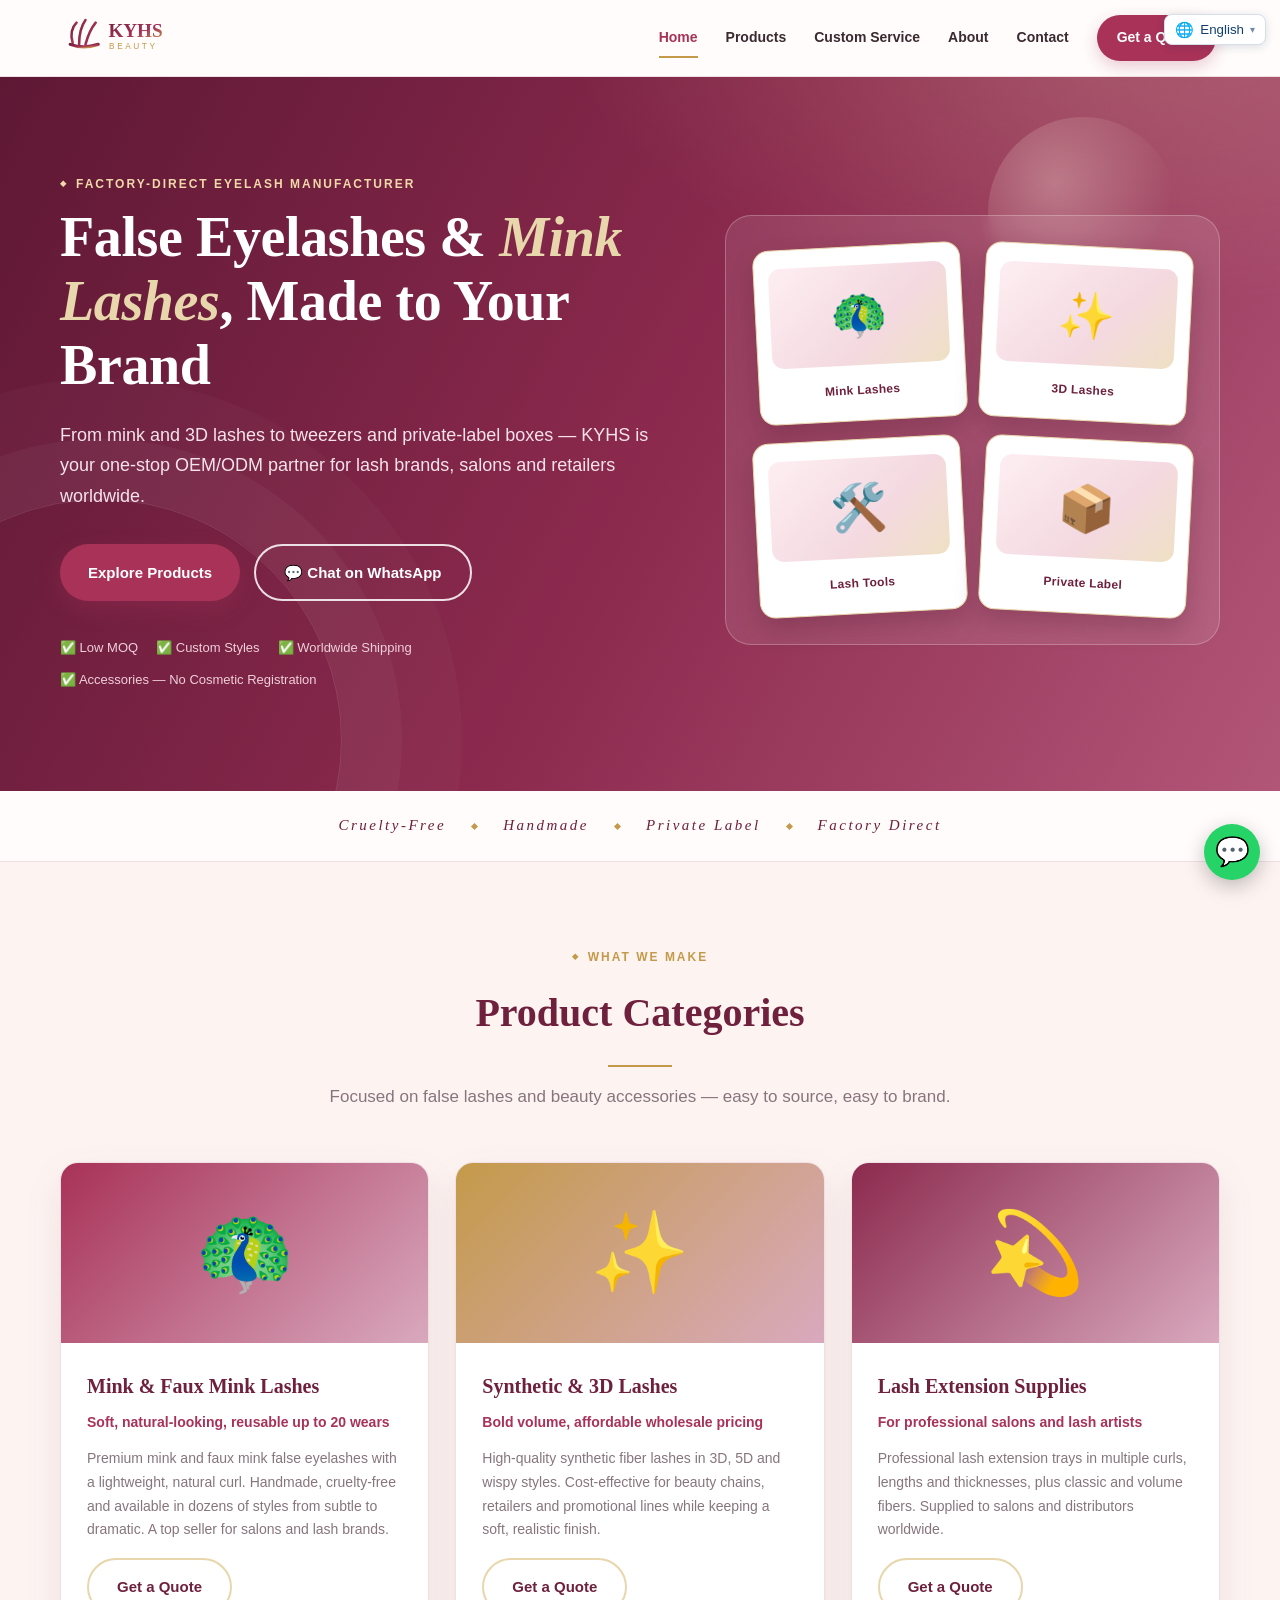
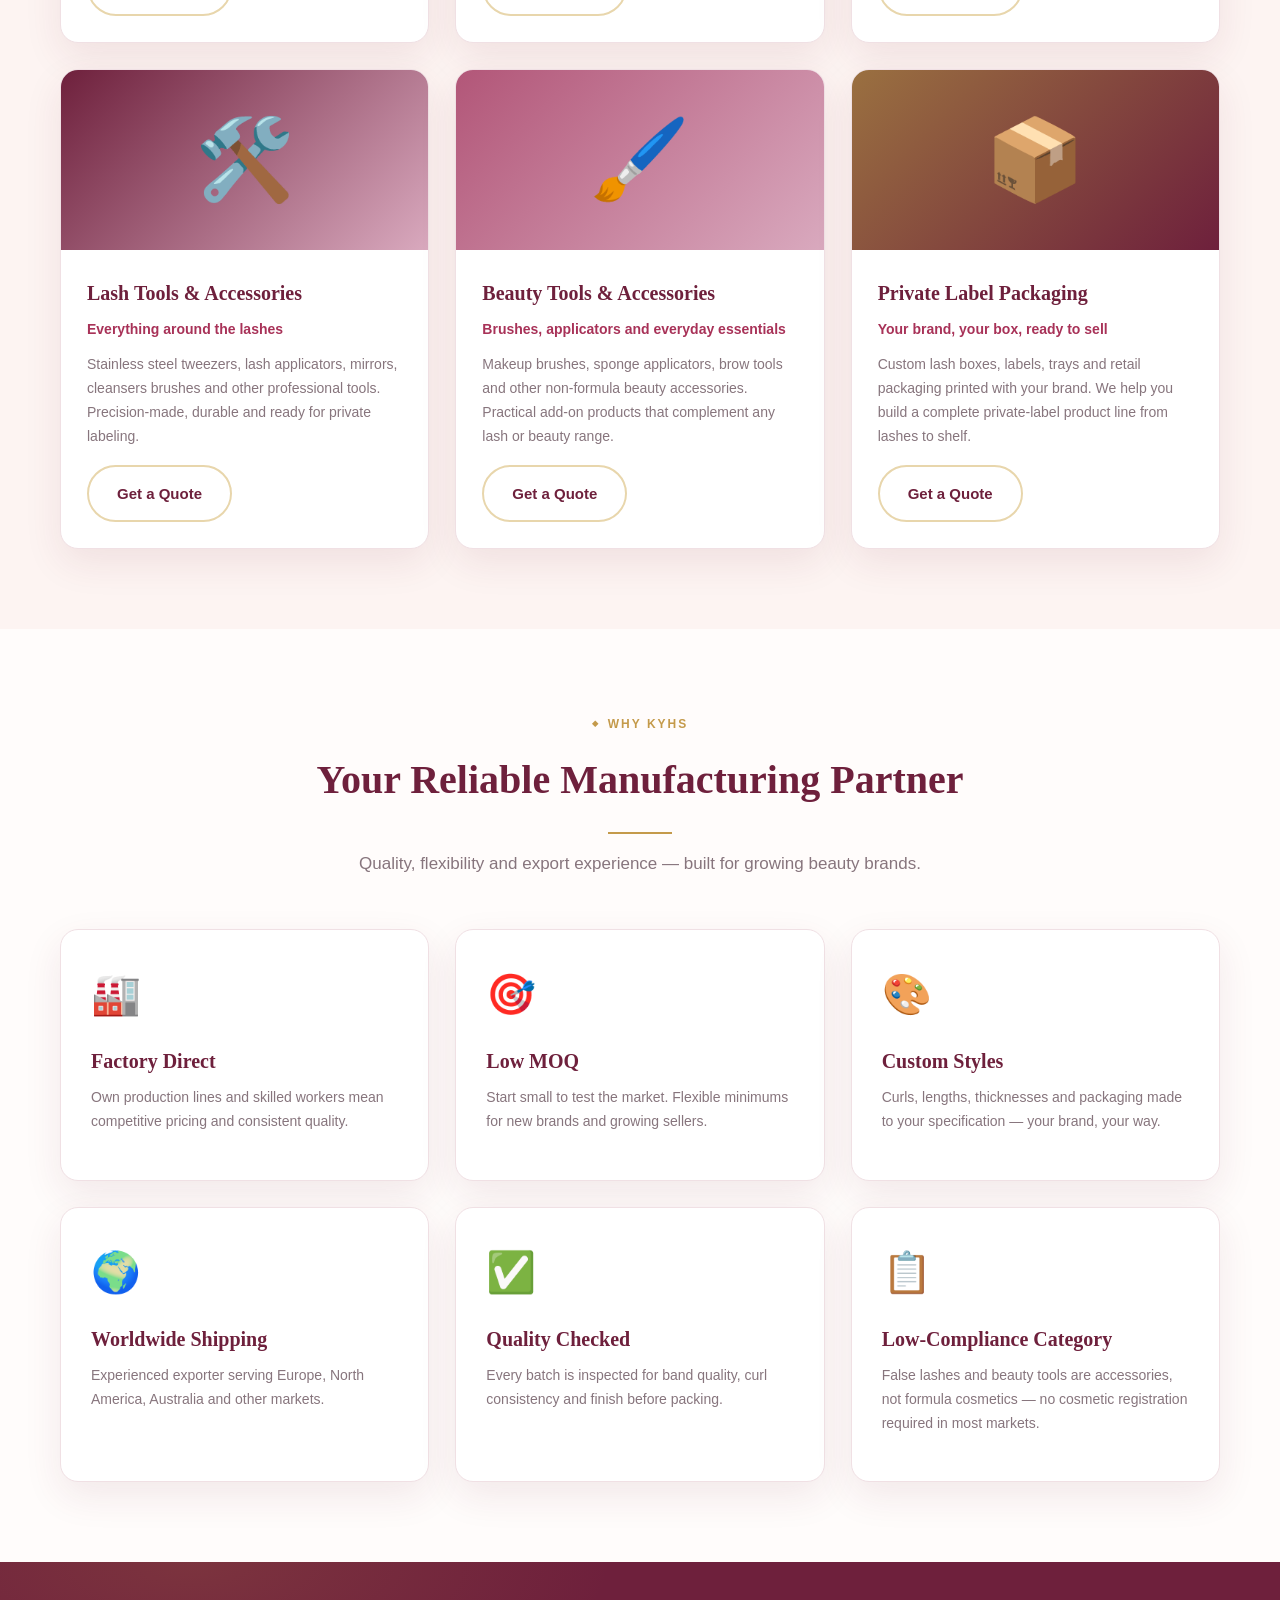
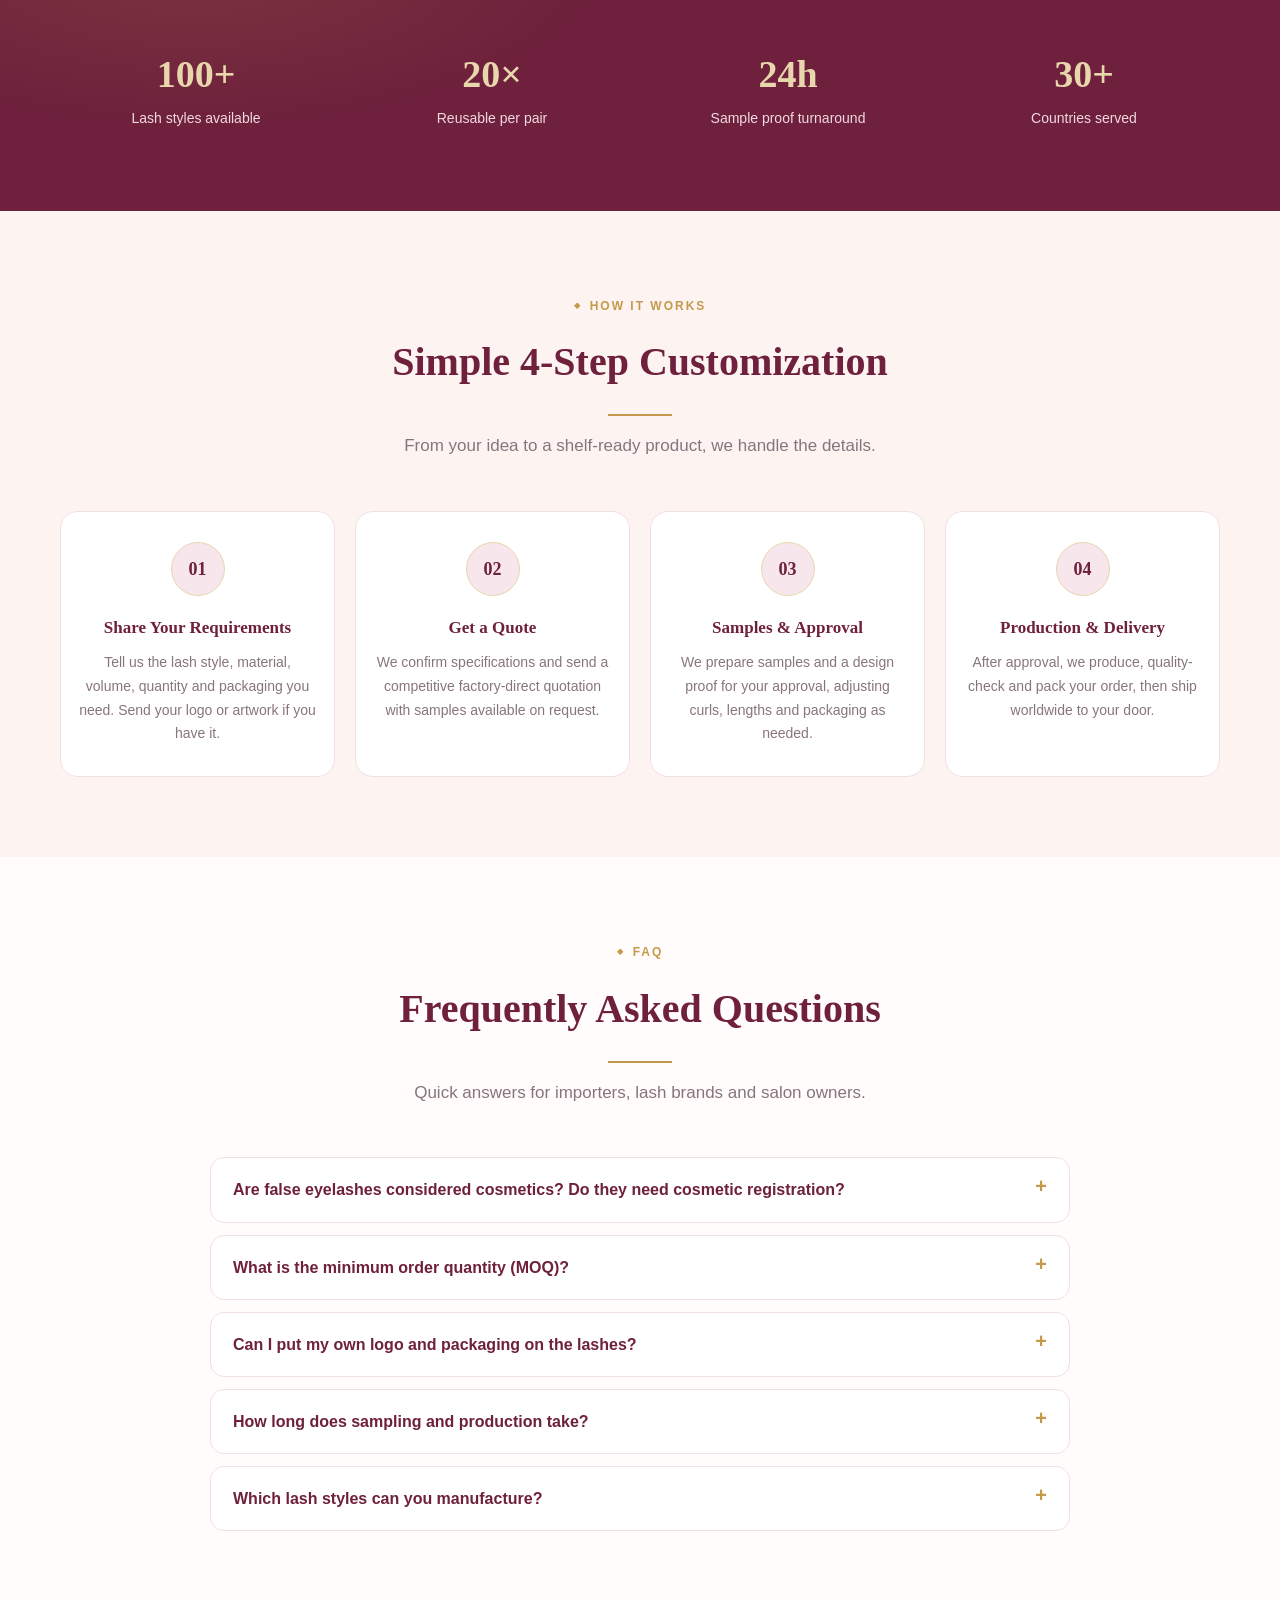
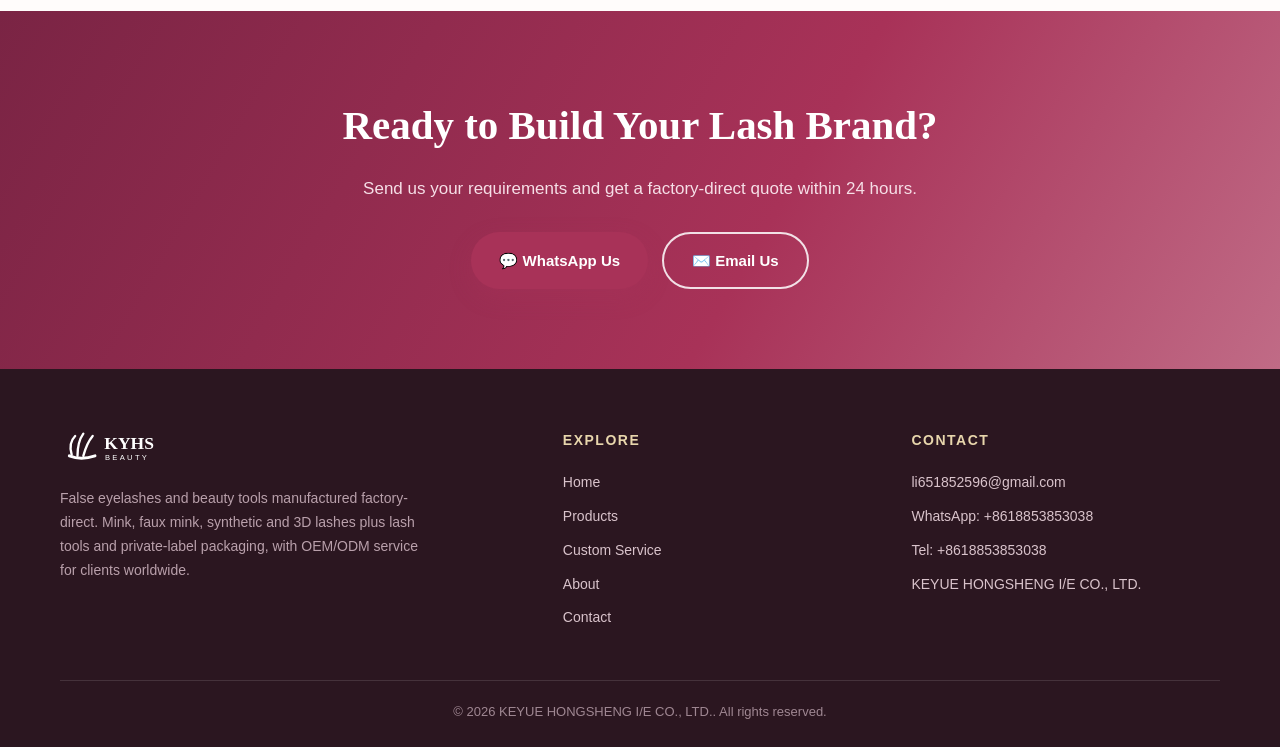
<file: index.html>
<!DOCTYPE html><html lang="en"> <head><meta charset="UTF-8"><meta name="viewport" content="width=device-width, initial-scale=1"><title>False Eyelashes &amp; Mink Lashes Manufacturer | OEM/ODM — KYHS</title><meta name="description" content="KYHS manufactures false eyelashes, mink lashes, 3D lashes and lash tools. Factory-direct OEM/ODM from China, low MOQ, worldwide shipping for beauty brands and salons."><meta name="keywords" content="false eyelashes, mink lashes, 3D lashes, faux lashes, eyelash extensions, KYHS"><meta name="robots" content="index, follow, max-image-preview:large, max-snippet:-1"><link rel="canonical" href="https://beauty.kyhsexport.com/"><link rel="icon" type="image/svg+xml" href="/favicon.svg"><meta property="og:type" content="website"><meta property="og:title" content="False Eyelashes &#38; Mink Lashes Manufacturer | OEM/ODM — KYHS"><meta property="og:description" content="KYHS manufactures false eyelashes, mink lashes, 3D lashes and lash tools. Factory-direct OEM/ODM from China, low MOQ, worldwide shipping for beauty brands and salons."><meta property="og:url" content="https://beauty.kyhsexport.com/"><meta property="og:image" content="https://beauty.kyhsexport.com/og-image.svg"><meta property="og:image:width" content="1200"><meta property="og:image:height" content="630"><meta property="og:image:alt" content="False Eyelashes &#38; Mink Lashes Manufacturer | OEM/ODM — KYHS"><meta property="og:site_name" content="KYHS Beauty"><meta property="og:locale" content="en_US"><meta name="twitter:card" content="summary_large_image"><meta name="twitter:title" content="False Eyelashes &#38; Mink Lashes Manufacturer | OEM/ODM — KYHS"><meta name="twitter:description" content="KYHS manufactures false eyelashes, mink lashes, 3D lashes and lash tools. Factory-direct OEM/ODM from China, low MOQ, worldwide shipping for beauty brands and salons."><meta name="twitter:image" content="https://beauty.kyhsexport.com/og-image.svg"><script type="application/ld+json">{"@context":"https://schema.org","@graph":[{"@type":"Organization","@id":"https://beauty.kyhsexport.com/#organization","name":"KEYUE HONGSHENG I/E CO., LTD.","alternateName":"KYHS Beauty","url":"https://beauty.kyhsexport.com","logo":{"@type":"ImageObject","@id":"https://beauty.kyhsexport.com/#logo","url":"https://beauty.kyhsexport.com/logo.svg"},"email":"li651852596@gmail.com","telephone":"+8618853853038","address":{"@type":"PostalAddress","addressCountry":"CN"}},{"@type":"WebSite","@id":"https://beauty.kyhsexport.com/#website","name":"KYHS Beauty","url":"https://beauty.kyhsexport.com","description":"KYHS manufactures false eyelashes, mink lashes, 3D lashes and lash tools. Factory-direct OEM/ODM from China, low MOQ, worldwide shipping for beauty brands and salons.","inLanguage":"en","publisher":{"@id":"https://beauty.kyhsexport.com/#organization"}},{"@type":"WebPage","@id":"https://beauty.kyhsexport.com/#webpage","url":"https://beauty.kyhsexport.com/","name":"False Eyelashes & Mink Lashes Manufacturer | OEM/ODM — KYHS","description":"KYHS manufactures false eyelashes, mink lashes, 3D lashes and lash tools. Factory-direct OEM/ODM from China, low MOQ, worldwide shipping for beauty brands and salons.","inLanguage":"en","isPartOf":{"@id":"https://beauty.kyhsexport.com/#website"},"about":{"@id":"https://beauty.kyhsexport.com/#organization"},"primaryImageOfPage":{"@type":"ImageObject","url":"https://beauty.kyhsexport.com/og-image.svg"}},{"@type":"ItemList","@id":"https://beauty.kyhsexport.com/#itemlist","name":"KYHS False Eyelashes & Beauty Tools Product Range","numberOfItems":6,"itemListElement":[{"@type":"ListItem","position":1,"item":{"@type":"Service","name":"Mink & Faux Mink Lashes","description":"Premium mink and faux mink false eyelashes with a lightweight, natural curl. Handmade, cruelty-free and available in dozens of styles from subtle to dramatic. A top seller for salons and lash brands.","url":"https://beauty.kyhsexport.com/products/#mink-lashes","provider":{"@id":"https://beauty.kyhsexport.com/#organization"}}},{"@type":"ListItem","position":2,"item":{"@type":"Service","name":"Synthetic & 3D Lashes","description":"High-quality synthetic fiber lashes in 3D, 5D and wispy styles. Cost-effective for beauty chains, retailers and promotional lines while keeping a soft, realistic finish.","url":"https://beauty.kyhsexport.com/products/#synthetic-lashes","provider":{"@id":"https://beauty.kyhsexport.com/#organization"}}},{"@type":"ListItem","position":3,"item":{"@type":"Service","name":"Lash Extension Supplies","description":"Professional lash extension trays in multiple curls, lengths and thicknesses, plus classic and volume fibers. Supplied to salons and distributors worldwide.","url":"https://beauty.kyhsexport.com/products/#lash-extensions","provider":{"@id":"https://beauty.kyhsexport.com/#organization"}}},{"@type":"ListItem","position":4,"item":{"@type":"Service","name":"Lash Tools & Accessories","description":"Stainless steel tweezers, lash applicators, mirrors, cleansers brushes and other professional tools. Precision-made, durable and ready for private labeling.","url":"https://beauty.kyhsexport.com/products/#lash-tools","provider":{"@id":"https://beauty.kyhsexport.com/#organization"}}},{"@type":"ListItem","position":5,"item":{"@type":"Service","name":"Beauty Tools & Accessories","description":"Makeup brushes, sponge applicators, brow tools and other non-formula beauty accessories. Practical add-on products that complement any lash or beauty range.","url":"https://beauty.kyhsexport.com/products/#beauty-tools","provider":{"@id":"https://beauty.kyhsexport.com/#organization"}}},{"@type":"ListItem","position":6,"item":{"@type":"Service","name":"Private Label Packaging","description":"Custom lash boxes, labels, trays and retail packaging printed with your brand. We help you build a complete private-label product line from lashes to shelf.","url":"https://beauty.kyhsexport.com/products/#packaging","provider":{"@id":"https://beauty.kyhsexport.com/#organization"}}}]},{"@type":"FAQPage","@id":"https://beauty.kyhsexport.com/#faq","mainEntity":[{"@type":"Question","name":"Are false eyelashes considered cosmetics? Do they need cosmetic registration?","acceptedAnswer":{"@type":"Answer","text":"False eyelashes are classified as beauty accessories rather than formula cosmetics in most markets. Unlike mascara or skincare, they generally do not require CPNP registration in the EU or FDA MoCRA registration in the US, making them much simpler to import and sell."}},{"@type":"Question","name":"What is the minimum order quantity (MOQ)?","acceptedAnswer":{"@type":"Answer","text":"We keep flexible, low minimums so new brands can test the market. MOQ depends on the lash style and packaging; contact us on WhatsApp with your target quantity and we will confirm the exact figure."}},{"@type":"Question","name":"Can I put my own logo and packaging on the lashes?","acceptedAnswer":{"@type":"Answer","text":"Yes. We provide full OEM/ODM and private-label service: custom logo on bands and boxes, your artwork, and retail-ready packaging. Send your design or ask our team to create one for you."}},{"@type":"Question","name":"How long does sampling and production take?","acceptedAnswer":{"@type":"Answer","text":"A digital proof is typically ready within 24 hours, and physical samples within 5-7 working days. Mass production begins after sample approval; exact lead time depends on quantity and customization."}},{"@type":"Question","name":"Which lash styles can you manufacture?","acceptedAnswer":{"@type":"Answer","text":"We produce mink and faux mink lashes, synthetic and 3D/5D volume styles, professional extension trays, and matching tools and packaging. Custom curls, lengths and thicknesses are available on request."}}]}]}</script><link rel="stylesheet" href="/_astro/about.Curln-Om.css"></head> <body> <header class="site-header"> <div class="container nav-inner"> <a href="/" class="logo" aria-label="KYHS Beauty home"> <img src="/logo.svg" alt="KYHS Beauty" width="240" height="72"> </a> <nav class="nav-links" id="navLinks"> <a href="/" class="active">Home</a><a href="/products/" class>Products</a><a href="/custom/" class>Custom Service</a><a href="/about/" class>About</a><a href="/contact/" class>Contact</a> <a href="https://wa.me/8618853853038" class="nav-cta" target="_blank" rel="noopener">Get a Quote</a> </nav> <button class="menu-toggle" id="menuToggle" aria-label="Menu">☰</button> </div> </header>  <main>  <section class="hero"> <div class="container hero-grid"> <div> <span class="eyebrow" style="color:#f0d9a8">Factory-Direct Eyelash Manufacturer</span> <h1>False Eyelashes &amp; <span class="hl">Mink Lashes</span>, Made to Your Brand</h1> <p class="lead">From mink and 3D lashes to tweezers and private-label boxes — KYHS is your one-stop OEM/ODM partner for lash brands, salons and retailers worldwide.</p> <div class="hero-actions"> <a href="/products/" class="btn btn-primary">Explore Products</a> <a href="https://wa.me/8618853853038" class="btn btn-ghost" target="_blank" rel="noopener">💬 Chat on WhatsApp</a> </div> <div class="hero-badges"> <span>✅ Low MOQ</span> <span>✅ Custom Styles</span> <span>✅ Worldwide Shipping</span> <span>✅ Accessories — No Cosmetic Registration</span> </div> </div> <div class="hero-art" aria-hidden="true"> <div class="lash-tile"><div class="face">🦚</div><small>Mink Lashes</small></div> <div class="lash-tile"><div class="face">✨</div><small>3D Lashes</small></div> <div class="lash-tile"><div class="face">🛠️</div><small>Lash Tools</small></div> <div class="lash-tile"><div class="face">📦</div><small>Private Label</small></div> </div> </div> </section> <div class="signature-bar" aria-hidden="true"> <div class="container sig-inner"> <span>Cruelty-Free</span><i class="sig-dot"></i> <span>Handmade</span><i class="sig-dot"></i> <span>Private Label</span><i class="sig-dot"></i> <span>Factory Direct</span> </div> </div> <section class="section-soft"> <div class="container"> <div class="section-head"> <span class="eyebrow">What We Make</span> <h2>Product Categories</h2> <p>Focused on false lashes and beauty accessories — easy to source, easy to brand.</p> </div> <div class="grid-3"> <article class="card product-card"> <div class="product-art" style="background:linear-gradient(135deg, #a83258, #d9a9be)">🦚</div> <div class="product-body"> <h3>Mink &amp; Faux Mink Lashes</h3> <p class="tagline">Soft, natural-looking, reusable up to 20 wears</p> <p>Premium mink and faux mink false eyelashes with a lightweight, natural curl. Handmade, cruelty-free and available in dozens of styles from subtle to dramatic. A top seller for salons and lash brands.</p> <a href="https://wa.me/8618853853038" class="btn btn-outline" target="_blank" rel="noopener">Get a Quote</a> </div> </article><article class="card product-card"> <div class="product-art" style="background:linear-gradient(135deg, #c49a4a, #d9a9be)">✨</div> <div class="product-body"> <h3>Synthetic &amp; 3D Lashes</h3> <p class="tagline">Bold volume, affordable wholesale pricing</p> <p>High-quality synthetic fiber lashes in 3D, 5D and wispy styles. Cost-effective for beauty chains, retailers and promotional lines while keeping a soft, realistic finish.</p> <a href="https://wa.me/8618853853038" class="btn btn-outline" target="_blank" rel="noopener">Get a Quote</a> </div> </article><article class="card product-card"> <div class="product-art" style="background:linear-gradient(135deg, #8c2a4e, #d9a9be)">💫</div> <div class="product-body"> <h3>Lash Extension Supplies</h3> <p class="tagline">For professional salons and lash artists</p> <p>Professional lash extension trays in multiple curls, lengths and thicknesses, plus classic and volume fibers. Supplied to salons and distributors worldwide.</p> <a href="https://wa.me/8618853853038" class="btn btn-outline" target="_blank" rel="noopener">Get a Quote</a> </div> </article><article class="card product-card"> <div class="product-art" style="background:linear-gradient(135deg, #6e203c, #d9a9be)">🛠️</div> <div class="product-body"> <h3>Lash Tools &amp; Accessories</h3> <p class="tagline">Everything around the lashes</p> <p>Stainless steel tweezers, lash applicators, mirrors, cleansers brushes and other professional tools. Precision-made, durable and ready for private labeling.</p> <a href="https://wa.me/8618853853038" class="btn btn-outline" target="_blank" rel="noopener">Get a Quote</a> </div> </article><article class="card product-card"> <div class="product-art" style="background:linear-gradient(135deg, #b25678, #d9a9be)">🖌️</div> <div class="product-body"> <h3>Beauty Tools &amp; Accessories</h3> <p class="tagline">Brushes, applicators and everyday essentials</p> <p>Makeup brushes, sponge applicators, brow tools and other non-formula beauty accessories. Practical add-on products that complement any lash or beauty range.</p> <a href="https://wa.me/8618853853038" class="btn btn-outline" target="_blank" rel="noopener">Get a Quote</a> </div> </article><article class="card product-card"> <div class="product-art" style="background:linear-gradient(135deg, #9a7040, #6e203c)">📦</div> <div class="product-body"> <h3>Private Label Packaging</h3> <p class="tagline">Your brand, your box, ready to sell</p> <p>Custom lash boxes, labels, trays and retail packaging printed with your brand. We help you build a complete private-label product line from lashes to shelf.</p> <a href="https://wa.me/8618853853038" class="btn btn-outline" target="_blank" rel="noopener">Get a Quote</a> </div> </article> </div> </div> </section> <section> <div class="container"> <div class="section-head"> <span class="eyebrow">Why KYHS</span> <h2>Your Reliable Manufacturing Partner</h2> <p>Quality, flexibility and export experience — built for growing beauty brands.</p> </div> <div class="grid-3"> <div class="card"> <div class="icon">🏭</div> <h3>Factory Direct</h3> <p>Own production lines and skilled workers mean competitive pricing and consistent quality.</p> </div><div class="card"> <div class="icon">🎯</div> <h3>Low MOQ</h3> <p>Start small to test the market. Flexible minimums for new brands and growing sellers.</p> </div><div class="card"> <div class="icon">🎨</div> <h3>Custom Styles</h3> <p>Curls, lengths, thicknesses and packaging made to your specification — your brand, your way.</p> </div><div class="card"> <div class="icon">🌍</div> <h3>Worldwide Shipping</h3> <p>Experienced exporter serving Europe, North America, Australia and other markets.</p> </div><div class="card"> <div class="icon">✅</div> <h3>Quality Checked</h3> <p>Every batch is inspected for band quality, curl consistency and finish before packing.</p> </div><div class="card"> <div class="icon">📋</div> <h3>Low-Compliance Category</h3> <p>False lashes and beauty tools are accessories, not formula cosmetics — no cosmetic registration required in most markets.</p> </div> </div> </div> </section> <section class="strip"> <div class="container strip-grid"> <div><div class="num">100+</div><div class="label">Lash styles available</div></div> <div><div class="num">20×</div><div class="label">Reusable per pair</div></div> <div><div class="num">24h</div><div class="label">Sample proof turnaround</div></div> <div><div class="num">30+</div><div class="label">Countries served</div></div> </div> </section> <section class="section-soft"> <div class="container"> <div class="section-head"> <span class="eyebrow">How It Works</span> <h2>Simple 4-Step Customization</h2> <p>From your idea to a shelf-ready product, we handle the details.</p> </div> <div class="steps"> <div class="step"> <div class="num">01</div> <h3>Share Your Requirements</h3> <p>Tell us the lash style, material, volume, quantity and packaging you need. Send your logo or artwork if you have it.</p> </div><div class="step"> <div class="num">02</div> <h3>Get a Quote</h3> <p>We confirm specifications and send a competitive factory-direct quotation with samples available on request.</p> </div><div class="step"> <div class="num">03</div> <h3>Samples &amp; Approval</h3> <p>We prepare samples and a design proof for your approval, adjusting curls, lengths and packaging as needed.</p> </div><div class="step"> <div class="num">04</div> <h3>Production &amp; Delivery</h3> <p>After approval, we produce, quality-check and pack your order, then ship worldwide to your door.</p> </div> </div> </div> </section> <section> <div class="container" style="max-width:860px"> <div class="section-head"> <span class="eyebrow">FAQ</span> <h2>Frequently Asked Questions</h2> <p>Quick answers for importers, lash brands and salon owners.</p> </div> <div class="faq-list"> <details class="faq-item"> <summary>Are false eyelashes considered cosmetics? Do they need cosmetic registration?</summary> <p>False eyelashes are classified as beauty accessories rather than formula cosmetics in most markets. Unlike mascara or skincare, they generally do not require CPNP registration in the EU or FDA MoCRA registration in the US, making them much simpler to import and sell.</p> </details><details class="faq-item"> <summary>What is the minimum order quantity (MOQ)?</summary> <p>We keep flexible, low minimums so new brands can test the market. MOQ depends on the lash style and packaging; contact us on WhatsApp with your target quantity and we will confirm the exact figure.</p> </details><details class="faq-item"> <summary>Can I put my own logo and packaging on the lashes?</summary> <p>Yes. We provide full OEM/ODM and private-label service: custom logo on bands and boxes, your artwork, and retail-ready packaging. Send your design or ask our team to create one for you.</p> </details><details class="faq-item"> <summary>How long does sampling and production take?</summary> <p>A digital proof is typically ready within 24 hours, and physical samples within 5-7 working days. Mass production begins after sample approval; exact lead time depends on quantity and customization.</p> </details><details class="faq-item"> <summary>Which lash styles can you manufacture?</summary> <p>We produce mink and faux mink lashes, synthetic and 3D/5D volume styles, professional extension trays, and matching tools and packaging. Custom curls, lengths and thicknesses are available on request.</p> </details> </div> </div> </section> <section class="cta"> <div class="container"> <h2>Ready to Build Your Lash Brand?</h2> <p>Send us your requirements and get a factory-direct quote within 24 hours.</p> <div class="cta-actions"> <a href="https://wa.me/8618853853038" class="btn btn-primary" target="_blank" rel="noopener">💬 WhatsApp Us</a> <a href="mailto:li651852596@gmail.com" class="btn btn-ghost">✉️ Email Us</a> </div> </div> </section>  </main> <a href="https://wa.me/8618853853038" class="float-wa" target="_blank" rel="noopener" aria-label="Chat on WhatsApp">💬</a> <footer class="site-footer"> <div class="container"> <div class="footer-grid"> <div class="footer-brand"> <div class="logo"><img src="/logo.svg" alt="KYHS Beauty" width="240" height="72"></div> <p>False eyelashes and beauty tools manufactured factory-direct. Mink, faux mink, synthetic and 3D lashes plus lash tools and private-label packaging, with OEM/ODM service for clients worldwide.</p> </div> <div class="footer-col"> <h4>Explore</h4> <a href="/">Home</a><a href="/products/">Products</a><a href="/custom/">Custom Service</a><a href="/about/">About</a><a href="/contact/">Contact</a> </div> <div class="footer-col"> <h4>Contact</h4> <a href="mailto:li651852596@gmail.com">li651852596@gmail.com</a> <a href="https://wa.me/8618853853038" target="_blank" rel="noopener">WhatsApp: +8618853853038</a> <span>Tel: +8618853853038</span> <span>KEYUE HONGSHENG I/E CO., LTD.</span> </div> </div> <div class="footer-bottom">
© 2026 KEYUE HONGSHENG I/E CO., LTD.. All rights reserved.
</div> </div> </footer> <script>
      const toggle = document.getElementById('menuToggle');
      const links = document.getElementById('navLinks');
      toggle?.addEventListener('click', () => links?.classList.toggle('open'));
    </script> <!-- KYHS i18n: auto translate (all languages + searchable switcher) --> <script src="/js/translate.js"></script> <script src="/js/kyhs-translate-init.js"></script> <!-- KYHS analytics: admin-only stats --> <script src="/js/kyhs-analytics.js"></script> </body> </html>
</file>
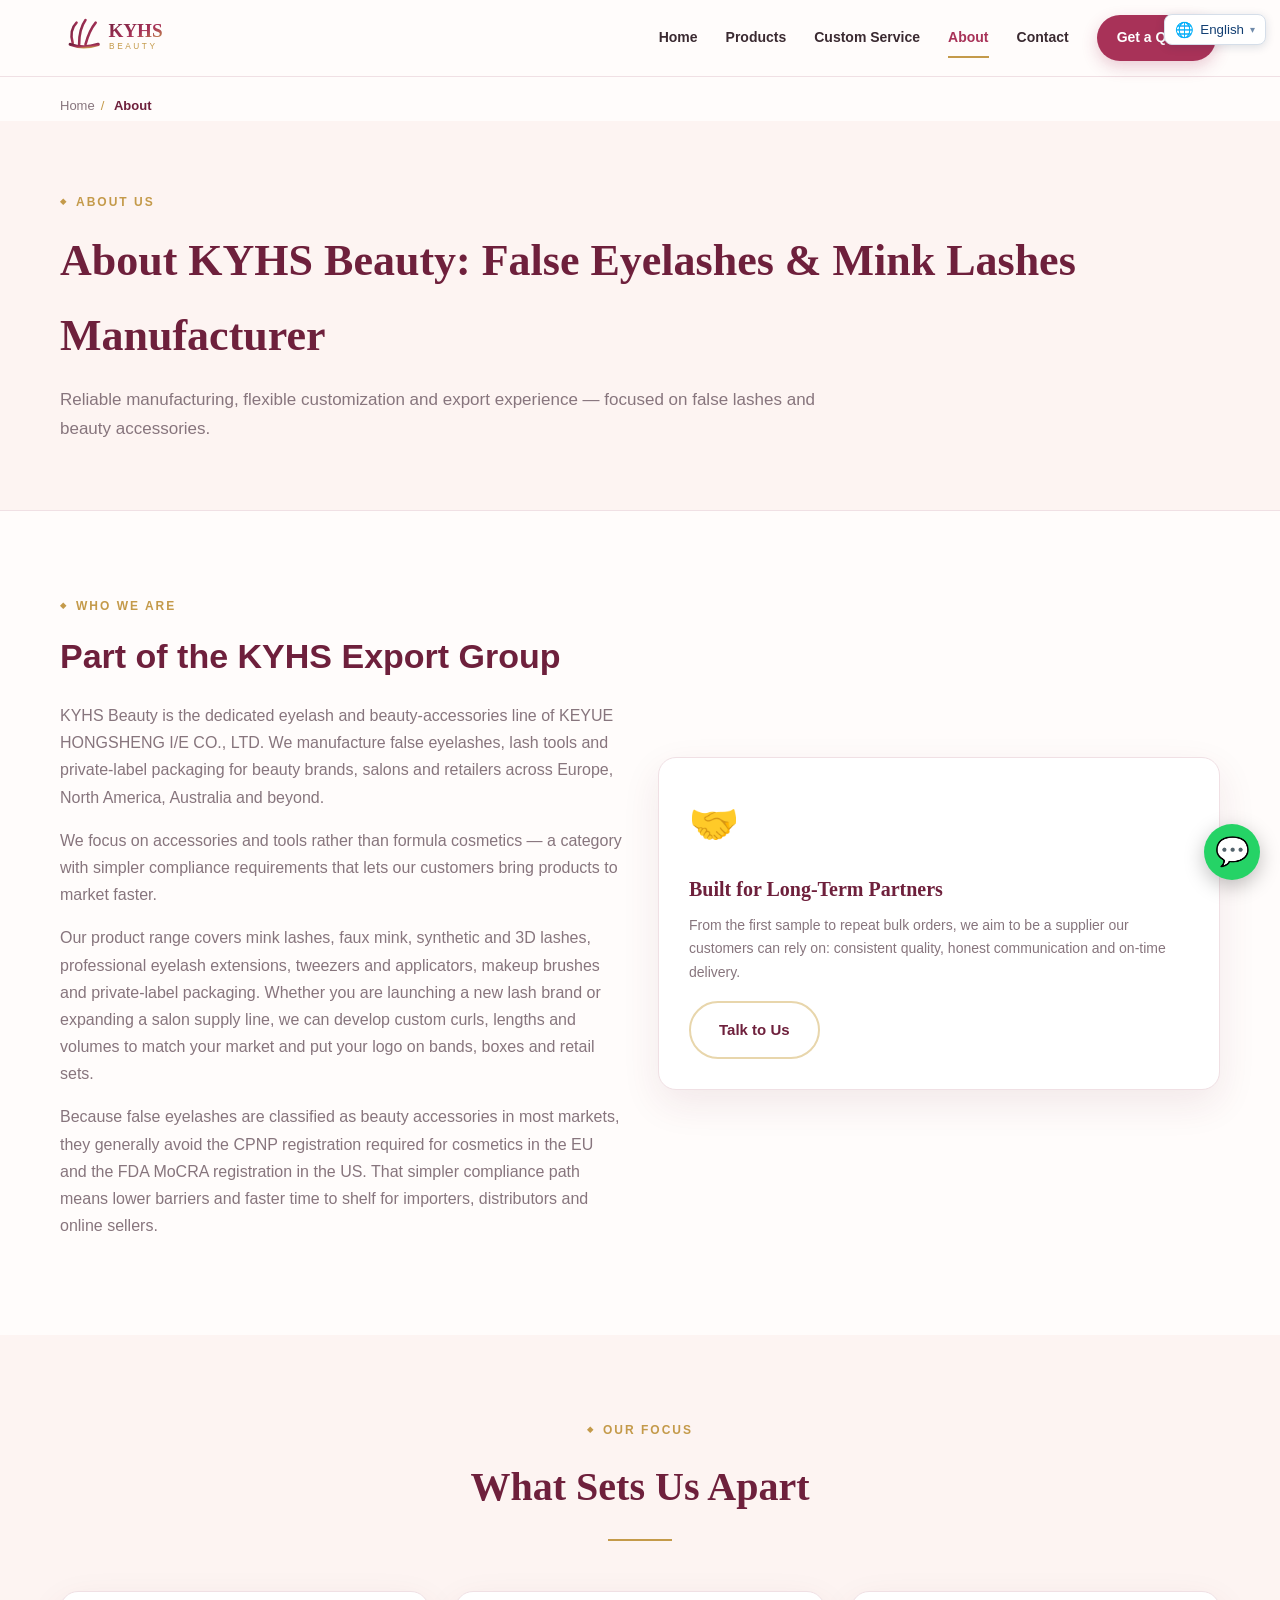
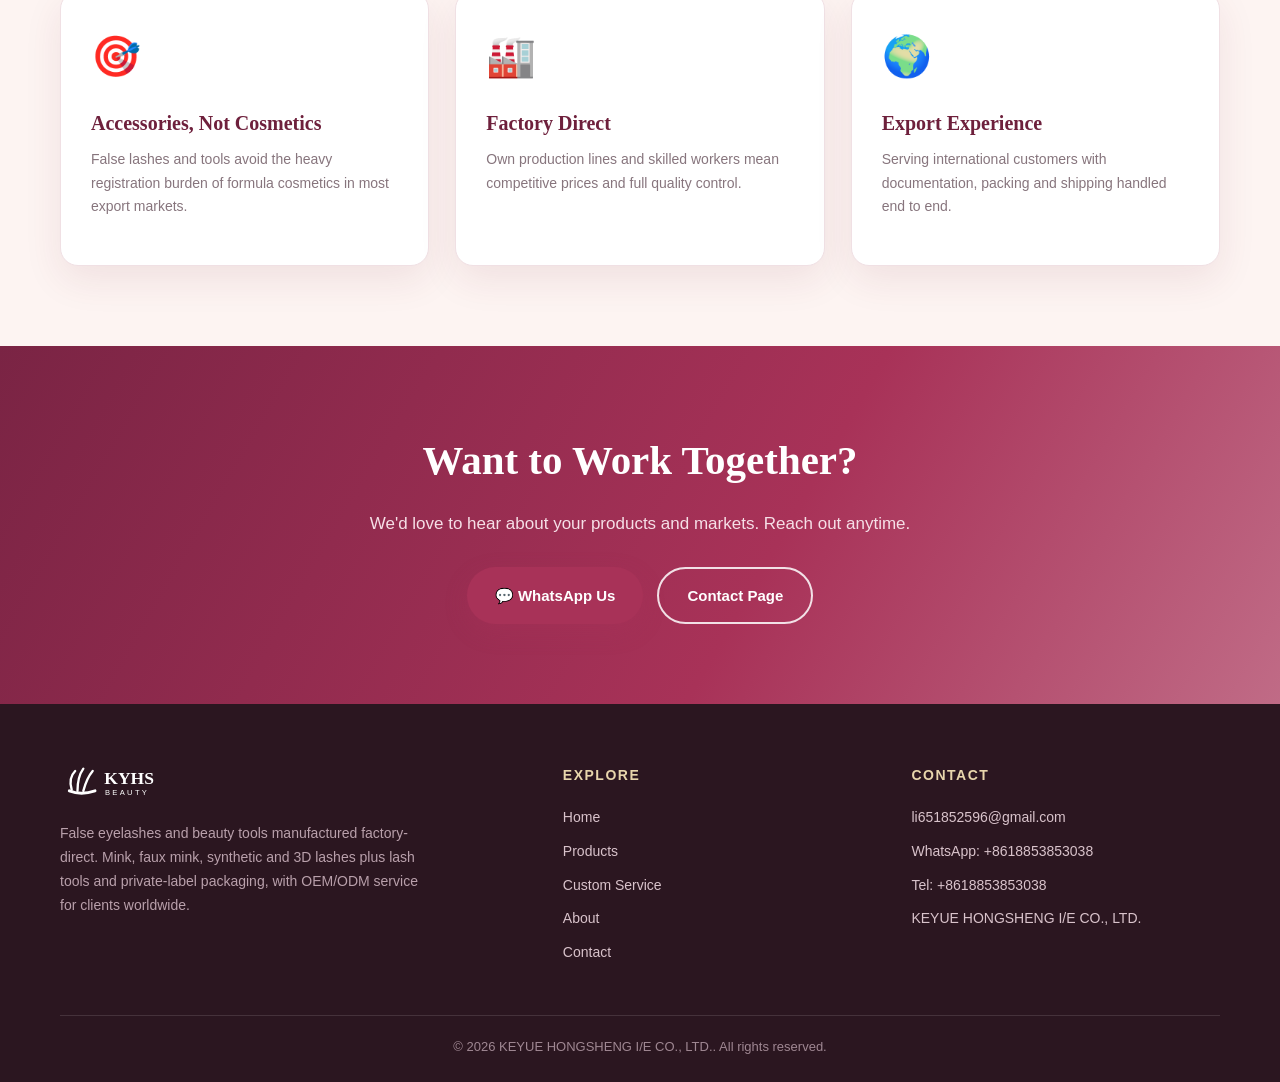
<file: about/index.html>
<!DOCTYPE html><html lang="en"> <head><meta charset="UTF-8"><meta name="viewport" content="width=device-width, initial-scale=1"><title>About KYHS Beauty | False Eyelashes Manufacturer</title><meta name="description" content="Meet KYHS Beauty, a factory-direct false eyelashes and mink lashes manufacturer with lash tools and private-label packaging for brands and salons worldwide."><meta name="keywords" content="false eyelashes, mink lashes, 3D lashes, faux lashes, eyelash extensions, KYHS"><meta name="robots" content="index, follow, max-image-preview:large, max-snippet:-1"><link rel="canonical" href="https://beauty.kyhsexport.com/about/"><link rel="icon" type="image/svg+xml" href="/favicon.svg"><meta property="og:type" content="website"><meta property="og:title" content="About KYHS Beauty | False Eyelashes Manufacturer"><meta property="og:description" content="Meet KYHS Beauty, a factory-direct false eyelashes and mink lashes manufacturer with lash tools and private-label packaging for brands and salons worldwide."><meta property="og:url" content="https://beauty.kyhsexport.com/about/"><meta property="og:image" content="https://beauty.kyhsexport.com/og-image.svg"><meta property="og:image:width" content="1200"><meta property="og:image:height" content="630"><meta property="og:image:alt" content="About KYHS Beauty | False Eyelashes Manufacturer"><meta property="og:site_name" content="KYHS Beauty"><meta property="og:locale" content="en_US"><meta name="twitter:card" content="summary_large_image"><meta name="twitter:title" content="About KYHS Beauty | False Eyelashes Manufacturer"><meta name="twitter:description" content="Meet KYHS Beauty, a factory-direct false eyelashes and mink lashes manufacturer with lash tools and private-label packaging for brands and salons worldwide."><meta name="twitter:image" content="https://beauty.kyhsexport.com/og-image.svg"><script type="application/ld+json">{"@context":"https://schema.org","@graph":[{"@type":"Organization","@id":"https://beauty.kyhsexport.com/#organization","name":"KEYUE HONGSHENG I/E CO., LTD.","alternateName":"KYHS Beauty","url":"https://beauty.kyhsexport.com","logo":{"@type":"ImageObject","@id":"https://beauty.kyhsexport.com/#logo","url":"https://beauty.kyhsexport.com/logo.svg"},"email":"li651852596@gmail.com","telephone":"+8618853853038","address":{"@type":"PostalAddress","addressCountry":"CN"}},{"@type":"WebSite","@id":"https://beauty.kyhsexport.com/#website","name":"KYHS Beauty","url":"https://beauty.kyhsexport.com","description":"KYHS manufactures false eyelashes, mink lashes, 3D lashes and lash tools. Factory-direct OEM/ODM from China, low MOQ, worldwide shipping for beauty brands and salons.","inLanguage":"en","publisher":{"@id":"https://beauty.kyhsexport.com/#organization"}},{"@type":"WebPage","@id":"https://beauty.kyhsexport.com/about/#webpage","url":"https://beauty.kyhsexport.com/about/","name":"About KYHS Beauty | False Eyelashes Manufacturer","description":"Meet KYHS Beauty, a factory-direct false eyelashes and mink lashes manufacturer with lash tools and private-label packaging for brands and salons worldwide.","inLanguage":"en","isPartOf":{"@id":"https://beauty.kyhsexport.com/#website"},"about":{"@id":"https://beauty.kyhsexport.com/#organization"},"primaryImageOfPage":{"@type":"ImageObject","url":"https://beauty.kyhsexport.com/og-image.svg"}},{"@type":"BreadcrumbList","@id":"https://beauty.kyhsexport.com/#breadcrumb","itemListElement":[{"@type":"ListItem","position":1,"name":"About","item":"https://beauty.kyhsexport.com/about/"}]}]}</script><link rel="stylesheet" href="/_astro/about.Curln-Om.css"></head> <body> <header class="site-header"> <div class="container nav-inner"> <a href="/" class="logo" aria-label="KYHS Beauty home"> <img src="/logo.svg" alt="KYHS Beauty" width="240" height="72"> </a> <nav class="nav-links" id="navLinks"> <a href="/" class>Home</a><a href="/products/" class>Products</a><a href="/custom/" class>Custom Service</a><a href="/about/" class="active">About</a><a href="/contact/" class>Contact</a> <a href="https://wa.me/8618853853038" class="nav-cta" target="_blank" rel="noopener">Get a Quote</a> </nav> <button class="menu-toggle" id="menuToggle" aria-label="Menu">☰</button> </div> </header> <nav class="container breadcrumbs" aria-label="Breadcrumb"> <a href="/">Home</a> <span> <span class="crumb-sep" aria-hidden="true">/</span> <span aria-current="page">About</span> </span> </nav> <main>  <section class="page-hero"> <div class="container"> <span class="eyebrow">About Us</span> <h1>About KYHS Beauty: False Eyelashes &amp; Mink Lashes Manufacturer</h1> <p>Reliable manufacturing, flexible customization and export experience — focused on false lashes and beauty accessories.</p> </div> </section> <section> <div class="container grid-2"> <div> <span class="eyebrow">Who We Are</span> <h2 style="color:var(--rose-deep);font-size:clamp(24px,3vw,34px);margin:0 0 16px">Part of the KYHS Export Group</h2> <p style="color:var(--muted)">KYHS Beauty is the dedicated eyelash and beauty-accessories line of KEYUE HONGSHENG I/E CO., LTD. We manufacture false eyelashes, lash tools and private-label packaging for beauty brands, salons and retailers across Europe, North America, Australia and beyond.</p> <p style="color:var(--muted)">We focus on accessories and tools rather than formula cosmetics — a category with simpler compliance requirements that lets our customers bring products to market faster.</p> <p style="color:var(--muted)">Our product range covers mink lashes, faux mink, synthetic and 3D lashes, professional eyelash extensions, tweezers and applicators, makeup brushes and private-label packaging. Whether you are launching a new lash brand or expanding a salon supply line, we can develop custom curls, lengths and volumes to match your market and put your logo on bands, boxes and retail sets.</p> <p style="color:var(--muted)">Because false eyelashes are classified as beauty accessories in most markets, they generally avoid the CPNP registration required for cosmetics in the EU and the FDA MoCRA registration in the US. That simpler compliance path means lower barriers and faster time to shelf for importers, distributors and online sellers.</p> </div> <div class="card"> <div class="icon">🤝</div> <h3>Built for Long-Term Partners</h3> <p>From the first sample to repeat bulk orders, we aim to be a supplier our customers can rely on: consistent quality, honest communication and on-time delivery.</p> <a href="https://wa.me/8618853853038" class="btn btn-outline" target="_blank" rel="noopener">Talk to Us</a> </div> </div> </section> <section class="section-soft"> <div class="container"> <div class="section-head"> <span class="eyebrow">Our Focus</span> <h2>What Sets Us Apart</h2> </div> <div class="grid-3"> <div class="card"><div class="icon">🎯</div><h3>Accessories, Not Cosmetics</h3><p>False lashes and tools avoid the heavy registration burden of formula cosmetics in most export markets.</p></div> <div class="card"><div class="icon">🏭</div><h3>Factory Direct</h3><p>Own production lines and skilled workers mean competitive prices and full quality control.</p></div> <div class="card"><div class="icon">🌍</div><h3>Export Experience</h3><p>Serving international customers with documentation, packing and shipping handled end to end.</p></div> </div> </div> </section> <section class="cta"> <div class="container"> <h2>Want to Work Together?</h2> <p>We'd love to hear about your products and markets. Reach out anytime.</p> <div class="cta-actions"> <a href="https://wa.me/8618853853038" class="btn btn-primary" target="_blank" rel="noopener">💬 WhatsApp Us</a> <a href="/contact/" class="btn btn-ghost">Contact Page</a> </div> </div> </section>  </main> <a href="https://wa.me/8618853853038" class="float-wa" target="_blank" rel="noopener" aria-label="Chat on WhatsApp">💬</a> <footer class="site-footer"> <div class="container"> <div class="footer-grid"> <div class="footer-brand"> <div class="logo"><img src="/logo.svg" alt="KYHS Beauty" width="240" height="72"></div> <p>False eyelashes and beauty tools manufactured factory-direct. Mink, faux mink, synthetic and 3D lashes plus lash tools and private-label packaging, with OEM/ODM service for clients worldwide.</p> </div> <div class="footer-col"> <h4>Explore</h4> <a href="/">Home</a><a href="/products/">Products</a><a href="/custom/">Custom Service</a><a href="/about/">About</a><a href="/contact/">Contact</a> </div> <div class="footer-col"> <h4>Contact</h4> <a href="mailto:li651852596@gmail.com">li651852596@gmail.com</a> <a href="https://wa.me/8618853853038" target="_blank" rel="noopener">WhatsApp: +8618853853038</a> <span>Tel: +8618853853038</span> <span>KEYUE HONGSHENG I/E CO., LTD.</span> </div> </div> <div class="footer-bottom">
© 2026 KEYUE HONGSHENG I/E CO., LTD.. All rights reserved.
</div> </div> </footer> <script>
      const toggle = document.getElementById('menuToggle');
      const links = document.getElementById('navLinks');
      toggle?.addEventListener('click', () => links?.classList.toggle('open'));
    </script> <!-- KYHS i18n: auto translate (all languages + searchable switcher) --> <script src="/js/translate.js"></script> <script src="/js/kyhs-translate-init.js"></script> <!-- KYHS analytics: admin-only stats --> <script src="/js/kyhs-analytics.js"></script> </body> </html>
</file>
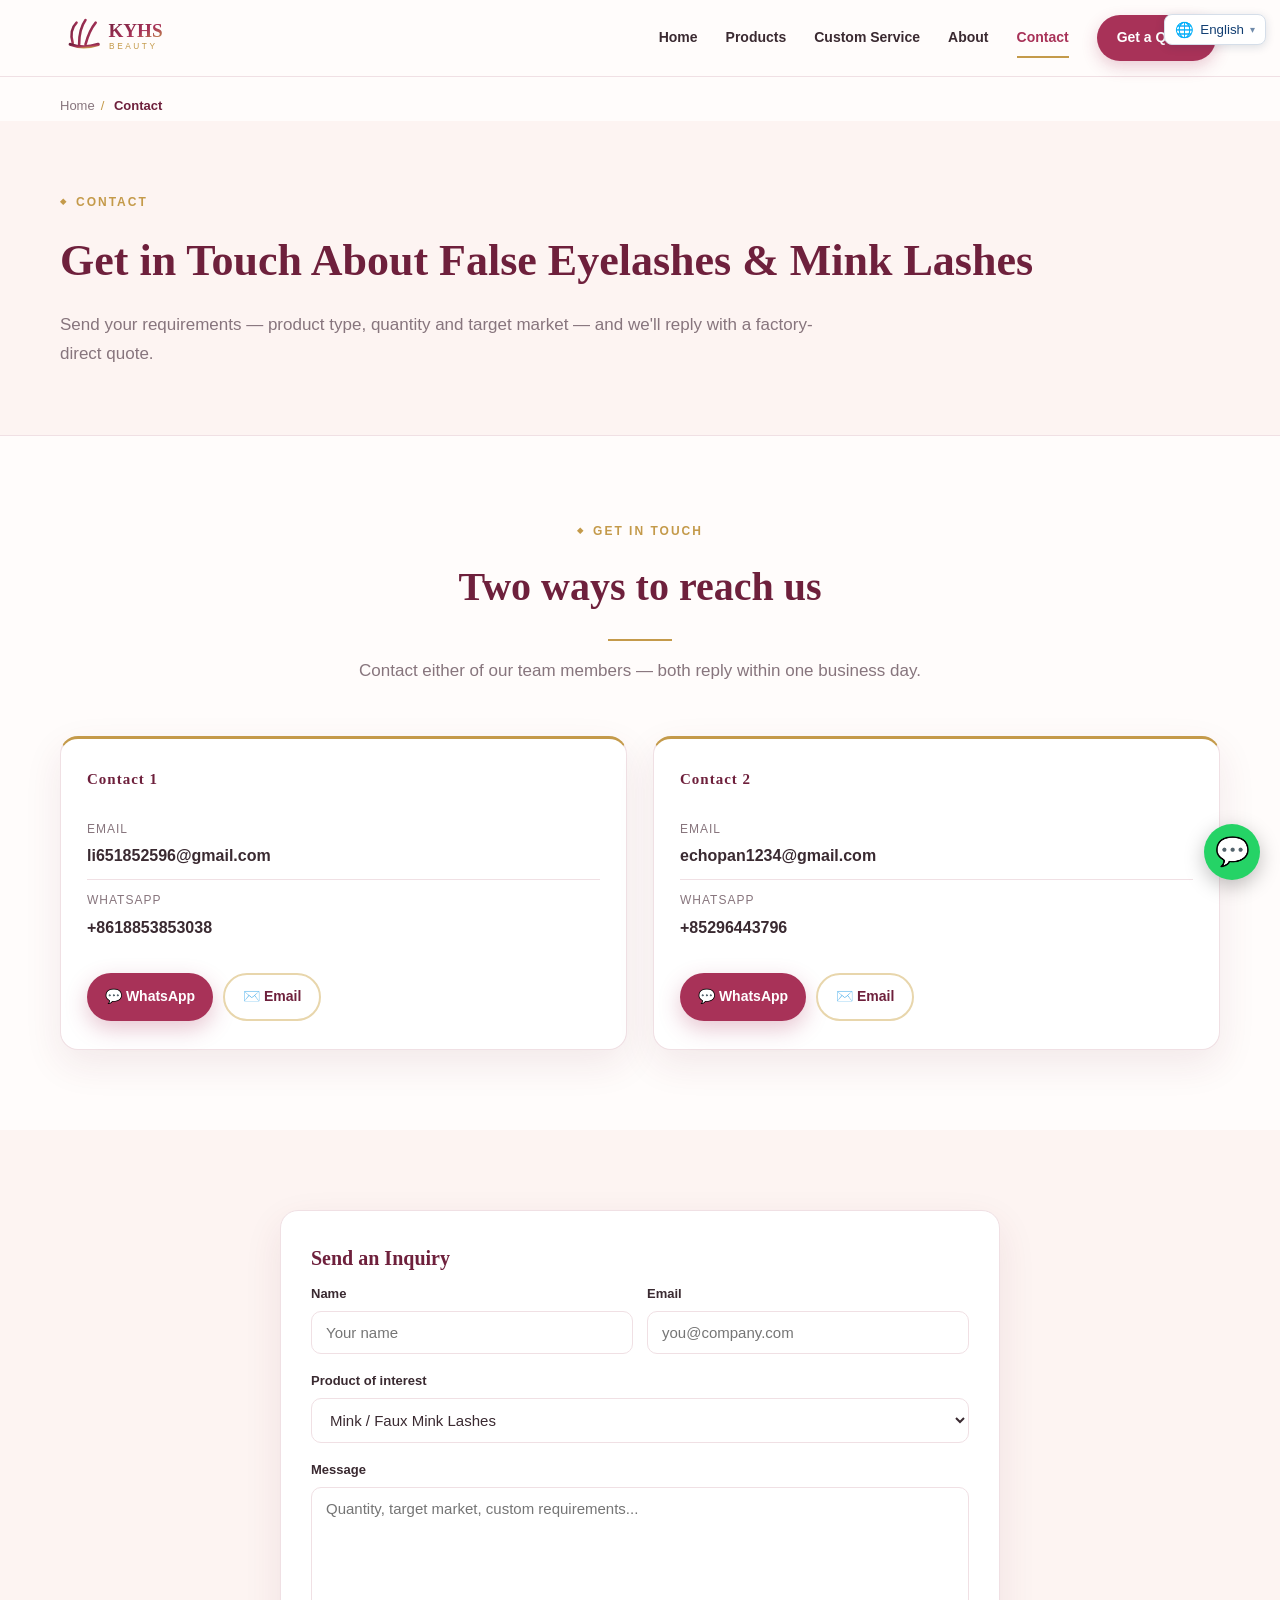
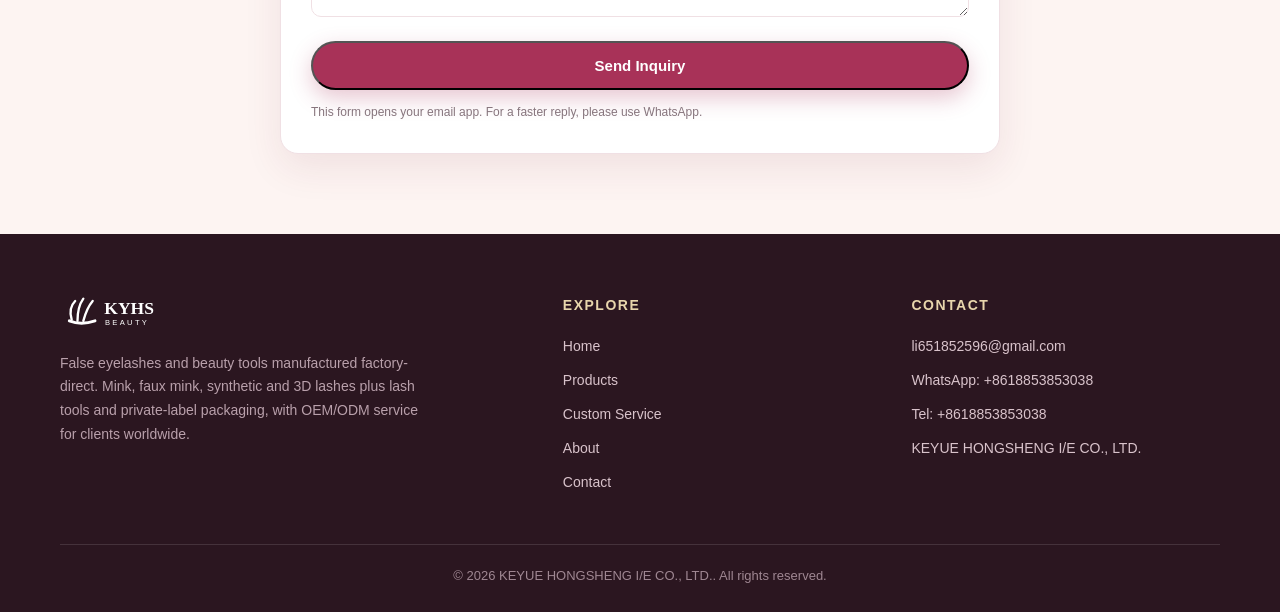
<file: contact/index.html>
<!DOCTYPE html><html lang="en"> <head><meta charset="UTF-8"><meta name="viewport" content="width=device-width, initial-scale=1"><title>Contact KYHS Beauty | False Eyelashes OEM/ODM</title><meta name="description" content="Contact KYHS Beauty for false eyelashes and mink lashes OEM/ODM. WhatsApp +86 188 5385 3038, email li651852596@gmail.com. Factory-direct quotes within 24 hours."><meta name="keywords" content="false eyelashes, mink lashes, 3D lashes, faux lashes, eyelash extensions, KYHS"><meta name="robots" content="index, follow, max-image-preview:large, max-snippet:-1"><link rel="canonical" href="https://beauty.kyhsexport.com/contact/"><link rel="icon" type="image/svg+xml" href="/favicon.svg"><meta property="og:type" content="website"><meta property="og:title" content="Contact KYHS Beauty | False Eyelashes OEM/ODM"><meta property="og:description" content="Contact KYHS Beauty for false eyelashes and mink lashes OEM/ODM. WhatsApp +86 188 5385 3038, email li651852596@gmail.com. Factory-direct quotes within 24 hours."><meta property="og:url" content="https://beauty.kyhsexport.com/contact/"><meta property="og:image" content="https://beauty.kyhsexport.com/og-image.svg"><meta property="og:image:width" content="1200"><meta property="og:image:height" content="630"><meta property="og:image:alt" content="Contact KYHS Beauty | False Eyelashes OEM/ODM"><meta property="og:site_name" content="KYHS Beauty"><meta property="og:locale" content="en_US"><meta name="twitter:card" content="summary_large_image"><meta name="twitter:title" content="Contact KYHS Beauty | False Eyelashes OEM/ODM"><meta name="twitter:description" content="Contact KYHS Beauty for false eyelashes and mink lashes OEM/ODM. WhatsApp +86 188 5385 3038, email li651852596@gmail.com. Factory-direct quotes within 24 hours."><meta name="twitter:image" content="https://beauty.kyhsexport.com/og-image.svg"><script type="application/ld+json">{"@context":"https://schema.org","@graph":[{"@type":"Organization","@id":"https://beauty.kyhsexport.com/#organization","name":"KEYUE HONGSHENG I/E CO., LTD.","alternateName":"KYHS Beauty","url":"https://beauty.kyhsexport.com","logo":{"@type":"ImageObject","@id":"https://beauty.kyhsexport.com/#logo","url":"https://beauty.kyhsexport.com/logo.svg"},"email":"li651852596@gmail.com","telephone":"+8618853853038","address":{"@type":"PostalAddress","addressCountry":"CN"}},{"@type":"WebSite","@id":"https://beauty.kyhsexport.com/#website","name":"KYHS Beauty","url":"https://beauty.kyhsexport.com","description":"KYHS manufactures false eyelashes, mink lashes, 3D lashes and lash tools. Factory-direct OEM/ODM from China, low MOQ, worldwide shipping for beauty brands and salons.","inLanguage":"en","publisher":{"@id":"https://beauty.kyhsexport.com/#organization"}},{"@type":"WebPage","@id":"https://beauty.kyhsexport.com/contact/#webpage","url":"https://beauty.kyhsexport.com/contact/","name":"Contact KYHS Beauty | False Eyelashes OEM/ODM","description":"Contact KYHS Beauty for false eyelashes and mink lashes OEM/ODM. WhatsApp +86 188 5385 3038, email li651852596@gmail.com. Factory-direct quotes within 24 hours.","inLanguage":"en","isPartOf":{"@id":"https://beauty.kyhsexport.com/#website"},"about":{"@id":"https://beauty.kyhsexport.com/#organization"},"primaryImageOfPage":{"@type":"ImageObject","url":"https://beauty.kyhsexport.com/og-image.svg"}},{"@type":"BreadcrumbList","@id":"https://beauty.kyhsexport.com/#breadcrumb","itemListElement":[{"@type":"ListItem","position":1,"name":"Contact","item":"https://beauty.kyhsexport.com/contact/"}]}]}</script><link rel="stylesheet" href="/_astro/about.Curln-Om.css"></head> <body> <header class="site-header"> <div class="container nav-inner"> <a href="/" class="logo" aria-label="KYHS Beauty home"> <img src="/logo.svg" alt="KYHS Beauty" width="240" height="72"> </a> <nav class="nav-links" id="navLinks"> <a href="/" class>Home</a><a href="/products/" class>Products</a><a href="/custom/" class>Custom Service</a><a href="/about/" class>About</a><a href="/contact/" class="active">Contact</a> <a href="https://wa.me/8618853853038" class="nav-cta" target="_blank" rel="noopener">Get a Quote</a> </nav> <button class="menu-toggle" id="menuToggle" aria-label="Menu">☰</button> </div> </header> <nav class="container breadcrumbs" aria-label="Breadcrumb"> <a href="/">Home</a> <span> <span class="crumb-sep" aria-hidden="true">/</span> <span aria-current="page">Contact</span> </span> </nav> <main>  <section class="page-hero"> <div class="container"> <span class="eyebrow">Contact</span> <h1>Get in Touch About False Eyelashes &amp; Mink Lashes</h1> <p>Send your requirements — product type, quantity and target market — and we'll reply with a factory-direct quote.</p> </div> </section> <section> <div class="container"> <div class="section-head"> <span class="eyebrow">Get In Touch</span> <h2>Two ways to reach us</h2> <p>Contact either of our team members — both reply within one business day.</p> </div> <div class="contact-cards"> <div class="contact-card"> <div class="cc-label">Contact 1</div> <ul class="cc-list"> <li> <span class="cc-k">Email</span> <a href="mailto:li651852596@gmail.com">li651852596@gmail.com</a> </li> <li> <span class="cc-k">WhatsApp</span> <a href="https://wa.me/8618853853038" target="_blank" rel="noopener">+8618853853038</a> </li> </ul> <div class="cc-actions"> <a href="https://wa.me/8618853853038" class="btn btn-primary" target="_blank" rel="noopener">💬 WhatsApp</a> <a href="mailto:li651852596@gmail.com" class="btn btn-outline">✉️ Email</a> </div> </div><div class="contact-card"> <div class="cc-label">Contact 2</div> <ul class="cc-list"> <li> <span class="cc-k">Email</span> <a href="mailto:echopan1234@gmail.com">echopan1234@gmail.com</a> </li> <li> <span class="cc-k">WhatsApp</span> <a href="https://wa.me/85296443796" target="_blank" rel="noopener">+85296443796</a> </li> </ul> <div class="cc-actions"> <a href="https://wa.me/85296443796" class="btn btn-primary" target="_blank" rel="noopener">💬 WhatsApp</a> <a href="mailto:echopan1234@gmail.com" class="btn btn-outline">✉️ Email</a> </div> </div> </div> </div> </section> <section class="section-soft"> <div class="container"> <div class="card" style="max-width:720px;margin-inline:auto"> <h3 style="color:var(--rose-deep);margin-top:0">Send an Inquiry</h3> <form action="mailto:li651852596@gmail.com" method="get" aria-label="Inquiry form"> <div class="form-row"> <div class="field"><label for="name">Name</label><input id="name" name="subject" placeholder="Your name" required></div> <div class="field"><label for="email">Email</label><input id="email" type="email" name="from" placeholder="you@company.com" required></div> </div> <div class="field"><label for="product">Product of interest</label><select id="product" name="product"><option>Mink / Faux Mink Lashes</option><option>Synthetic &amp; 3D Lashes</option><option>Lash Extension Supplies</option><option>Lash Tools &amp; Accessories</option><option>Beauty Tools</option><option>Private Label Packaging</option></select></div> <div class="field"><label for="message">Message</label><textarea id="message" name="body" placeholder="Quantity, target market, custom requirements..." required></textarea></div> <button type="submit" class="btn btn-primary" style="width:100%">Send Inquiry</button> </form> <p style="color:var(--muted);font-size:12px;margin:12px 0 0">This form opens your email app. For a faster reply, please use WhatsApp.</p> </div> </div> </section>  </main> <a href="https://wa.me/8618853853038" class="float-wa" target="_blank" rel="noopener" aria-label="Chat on WhatsApp">💬</a> <footer class="site-footer"> <div class="container"> <div class="footer-grid"> <div class="footer-brand"> <div class="logo"><img src="/logo.svg" alt="KYHS Beauty" width="240" height="72"></div> <p>False eyelashes and beauty tools manufactured factory-direct. Mink, faux mink, synthetic and 3D lashes plus lash tools and private-label packaging, with OEM/ODM service for clients worldwide.</p> </div> <div class="footer-col"> <h4>Explore</h4> <a href="/">Home</a><a href="/products/">Products</a><a href="/custom/">Custom Service</a><a href="/about/">About</a><a href="/contact/">Contact</a> </div> <div class="footer-col"> <h4>Contact</h4> <a href="mailto:li651852596@gmail.com">li651852596@gmail.com</a> <a href="https://wa.me/8618853853038" target="_blank" rel="noopener">WhatsApp: +8618853853038</a> <span>Tel: +8618853853038</span> <span>KEYUE HONGSHENG I/E CO., LTD.</span> </div> </div> <div class="footer-bottom">
© 2026 KEYUE HONGSHENG I/E CO., LTD.. All rights reserved.
</div> </div> </footer> <script>
      const toggle = document.getElementById('menuToggle');
      const links = document.getElementById('navLinks');
      toggle?.addEventListener('click', () => links?.classList.toggle('open'));
    </script> <!-- KYHS i18n: auto translate (all languages + searchable switcher) --> <script src="/js/translate.js"></script> <script src="/js/kyhs-translate-init.js"></script> <!-- KYHS analytics: admin-only stats --> <script src="/js/kyhs-analytics.js"></script> </body> </html>
</file>
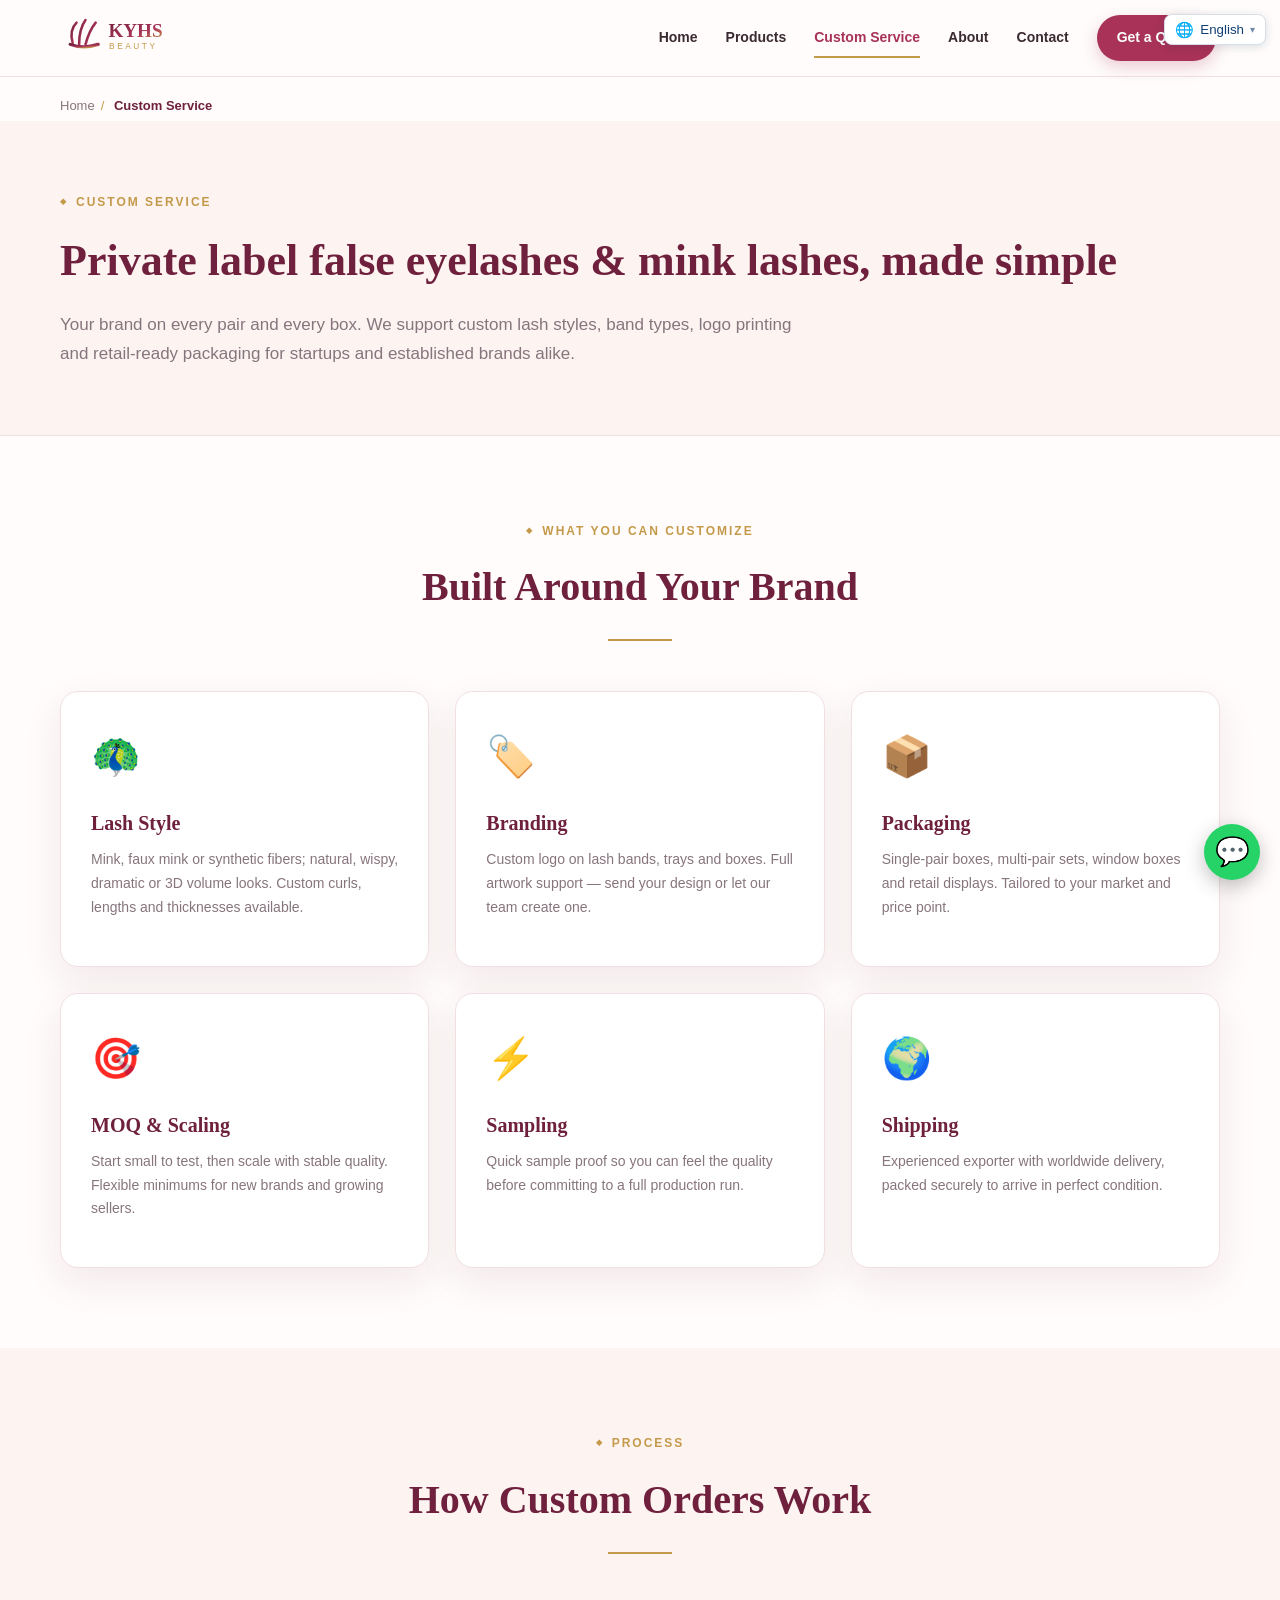
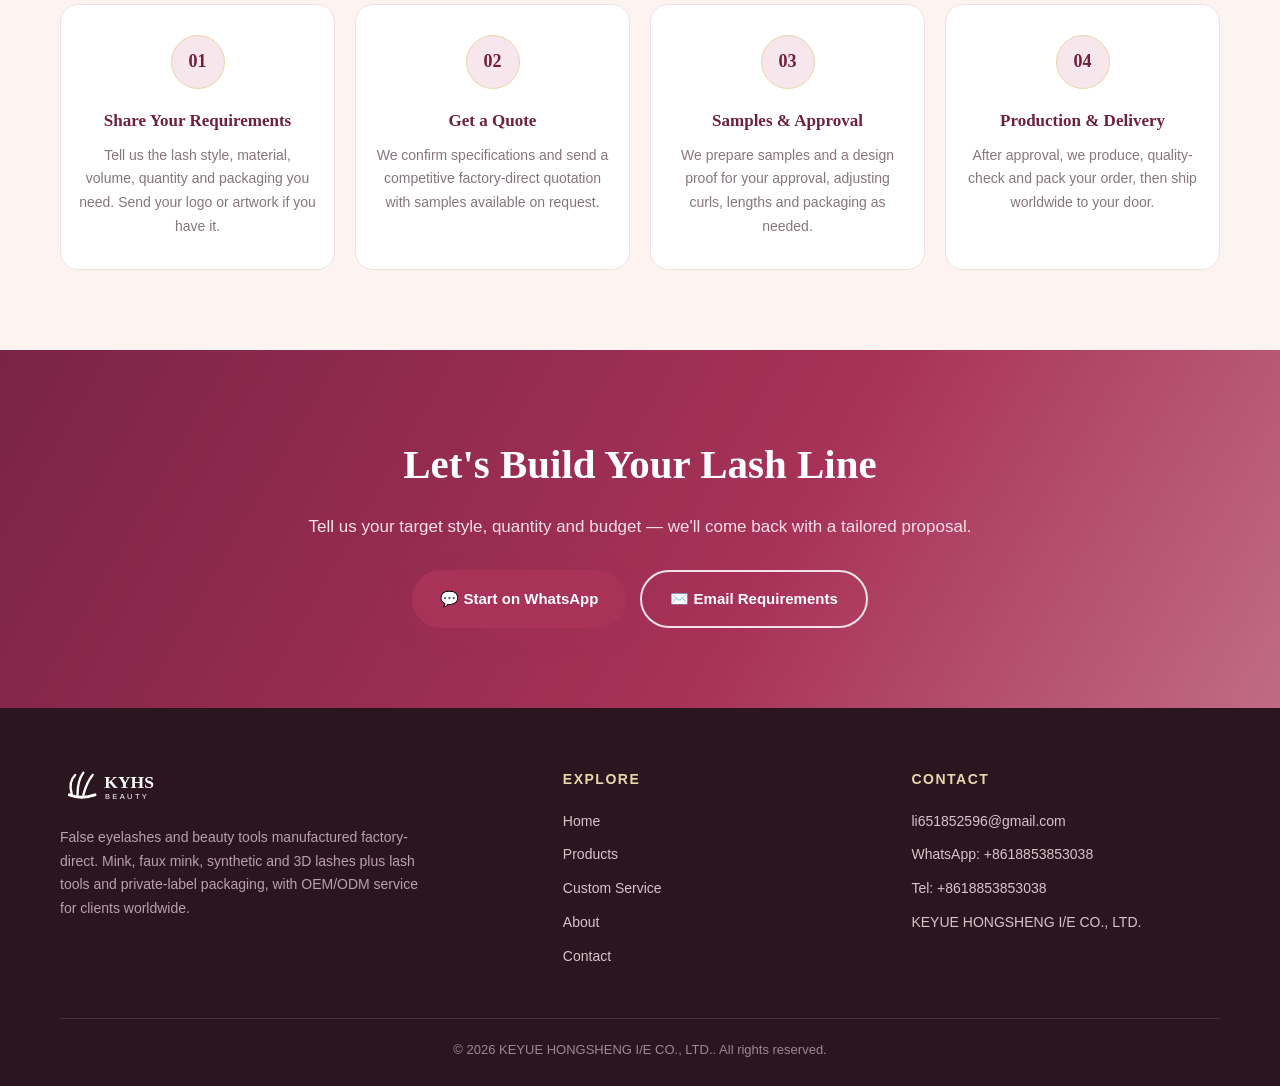
<file: custom/index.html>
<!DOCTYPE html><html lang="en"> <head><meta charset="UTF-8"><meta name="viewport" content="width=device-width, initial-scale=1"><title>OEM/ODM Mink Lashes &amp; False Eyelashes — KYHS</title><meta name="description" content="KYHS provides OEM/ODM false eyelashes and mink lashes: custom curls, lengths, 3D volumes, logos and retail packaging. Low MOQ and fast sampling for lash brands."><meta name="keywords" content="false eyelashes, mink lashes, 3D lashes, faux lashes, eyelash extensions, KYHS"><meta name="robots" content="index, follow, max-image-preview:large, max-snippet:-1"><link rel="canonical" href="https://beauty.kyhsexport.com/custom/"><link rel="icon" type="image/svg+xml" href="/favicon.svg"><meta property="og:type" content="website"><meta property="og:title" content="OEM/ODM Mink Lashes &#38; False Eyelashes — KYHS"><meta property="og:description" content="KYHS provides OEM/ODM false eyelashes and mink lashes: custom curls, lengths, 3D volumes, logos and retail packaging. Low MOQ and fast sampling for lash brands."><meta property="og:url" content="https://beauty.kyhsexport.com/custom/"><meta property="og:image" content="https://beauty.kyhsexport.com/og-image.svg"><meta property="og:image:width" content="1200"><meta property="og:image:height" content="630"><meta property="og:image:alt" content="OEM/ODM Mink Lashes &#38; False Eyelashes — KYHS"><meta property="og:site_name" content="KYHS Beauty"><meta property="og:locale" content="en_US"><meta name="twitter:card" content="summary_large_image"><meta name="twitter:title" content="OEM/ODM Mink Lashes &#38; False Eyelashes — KYHS"><meta name="twitter:description" content="KYHS provides OEM/ODM false eyelashes and mink lashes: custom curls, lengths, 3D volumes, logos and retail packaging. Low MOQ and fast sampling for lash brands."><meta name="twitter:image" content="https://beauty.kyhsexport.com/og-image.svg"><script type="application/ld+json">{"@context":"https://schema.org","@graph":[{"@type":"Organization","@id":"https://beauty.kyhsexport.com/#organization","name":"KEYUE HONGSHENG I/E CO., LTD.","alternateName":"KYHS Beauty","url":"https://beauty.kyhsexport.com","logo":{"@type":"ImageObject","@id":"https://beauty.kyhsexport.com/#logo","url":"https://beauty.kyhsexport.com/logo.svg"},"email":"li651852596@gmail.com","telephone":"+8618853853038","address":{"@type":"PostalAddress","addressCountry":"CN"}},{"@type":"WebSite","@id":"https://beauty.kyhsexport.com/#website","name":"KYHS Beauty","url":"https://beauty.kyhsexport.com","description":"KYHS manufactures false eyelashes, mink lashes, 3D lashes and lash tools. Factory-direct OEM/ODM from China, low MOQ, worldwide shipping for beauty brands and salons.","inLanguage":"en","publisher":{"@id":"https://beauty.kyhsexport.com/#organization"}},{"@type":"WebPage","@id":"https://beauty.kyhsexport.com/custom/#webpage","url":"https://beauty.kyhsexport.com/custom/","name":"OEM/ODM Mink Lashes & False Eyelashes — KYHS","description":"KYHS provides OEM/ODM false eyelashes and mink lashes: custom curls, lengths, 3D volumes, logos and retail packaging. Low MOQ and fast sampling for lash brands.","inLanguage":"en","isPartOf":{"@id":"https://beauty.kyhsexport.com/#website"},"about":{"@id":"https://beauty.kyhsexport.com/#organization"},"primaryImageOfPage":{"@type":"ImageObject","url":"https://beauty.kyhsexport.com/og-image.svg"}},{"@type":"BreadcrumbList","@id":"https://beauty.kyhsexport.com/#breadcrumb","itemListElement":[{"@type":"ListItem","position":1,"name":"Custom Service","item":"https://beauty.kyhsexport.com/custom/"}]}]}</script><link rel="stylesheet" href="/_astro/about.Curln-Om.css"></head> <body> <header class="site-header"> <div class="container nav-inner"> <a href="/" class="logo" aria-label="KYHS Beauty home"> <img src="/logo.svg" alt="KYHS Beauty" width="240" height="72"> </a> <nav class="nav-links" id="navLinks"> <a href="/" class>Home</a><a href="/products/" class>Products</a><a href="/custom/" class="active">Custom Service</a><a href="/about/" class>About</a><a href="/contact/" class>Contact</a> <a href="https://wa.me/8618853853038" class="nav-cta" target="_blank" rel="noopener">Get a Quote</a> </nav> <button class="menu-toggle" id="menuToggle" aria-label="Menu">☰</button> </div> </header> <nav class="container breadcrumbs" aria-label="Breadcrumb"> <a href="/">Home</a> <span> <span class="crumb-sep" aria-hidden="true">/</span> <span aria-current="page">Custom Service</span> </span> </nav> <main>  <section class="page-hero"> <div class="container"> <span class="eyebrow">Custom Service</span> <h1>Private label false eyelashes &amp; mink lashes, made simple</h1> <p>Your brand on every pair and every box. We support custom lash styles, band types, logo printing and retail-ready packaging for startups and established brands alike.</p> </div> </section> <section> <div class="container"> <div class="section-head"> <span class="eyebrow">What You Can Customize</span> <h2>Built Around Your Brand</h2> </div> <div class="grid-3"> <div class="card"><div class="icon">🦚</div><h3>Lash Style</h3><p>Mink, faux mink or synthetic fibers; natural, wispy, dramatic or 3D volume looks. Custom curls, lengths and thicknesses available.</p></div> <div class="card"><div class="icon">🏷️</div><h3>Branding</h3><p>Custom logo on lash bands, trays and boxes. Full artwork support — send your design or let our team create one.</p></div> <div class="card"><div class="icon">📦</div><h3>Packaging</h3><p>Single-pair boxes, multi-pair sets, window boxes and retail displays. Tailored to your market and price point.</p></div> <div class="card"><div class="icon">🎯</div><h3>MOQ &amp; Scaling</h3><p>Start small to test, then scale with stable quality. Flexible minimums for new brands and growing sellers.</p></div> <div class="card"><div class="icon">⚡</div><h3>Sampling</h3><p>Quick sample proof so you can feel the quality before committing to a full production run.</p></div> <div class="card"><div class="icon">🌍</div><h3>Shipping</h3><p>Experienced exporter with worldwide delivery, packed securely to arrive in perfect condition.</p></div> </div> </div> </section> <section class="section-soft"> <div class="container"> <div class="section-head"> <span class="eyebrow">Process</span> <h2>How Custom Orders Work</h2> </div> <div class="steps"> <div class="step"> <div class="num">01</div> <h3>Share Your Requirements</h3> <p>Tell us the lash style, material, volume, quantity and packaging you need. Send your logo or artwork if you have it.</p> </div><div class="step"> <div class="num">02</div> <h3>Get a Quote</h3> <p>We confirm specifications and send a competitive factory-direct quotation with samples available on request.</p> </div><div class="step"> <div class="num">03</div> <h3>Samples &amp; Approval</h3> <p>We prepare samples and a design proof for your approval, adjusting curls, lengths and packaging as needed.</p> </div><div class="step"> <div class="num">04</div> <h3>Production &amp; Delivery</h3> <p>After approval, we produce, quality-check and pack your order, then ship worldwide to your door.</p> </div> </div> </div> </section> <section class="cta"> <div class="container"> <h2>Let's Build Your Lash Line</h2> <p>Tell us your target style, quantity and budget — we'll come back with a tailored proposal.</p> <div class="cta-actions"> <a href="https://wa.me/8618853853038" class="btn btn-primary" target="_blank" rel="noopener">💬 Start on WhatsApp</a> <a href="mailto:li651852596@gmail.com" class="btn btn-ghost">✉️ Email Requirements</a> </div> </div> </section>  </main> <a href="https://wa.me/8618853853038" class="float-wa" target="_blank" rel="noopener" aria-label="Chat on WhatsApp">💬</a> <footer class="site-footer"> <div class="container"> <div class="footer-grid"> <div class="footer-brand"> <div class="logo"><img src="/logo.svg" alt="KYHS Beauty" width="240" height="72"></div> <p>False eyelashes and beauty tools manufactured factory-direct. Mink, faux mink, synthetic and 3D lashes plus lash tools and private-label packaging, with OEM/ODM service for clients worldwide.</p> </div> <div class="footer-col"> <h4>Explore</h4> <a href="/">Home</a><a href="/products/">Products</a><a href="/custom/">Custom Service</a><a href="/about/">About</a><a href="/contact/">Contact</a> </div> <div class="footer-col"> <h4>Contact</h4> <a href="mailto:li651852596@gmail.com">li651852596@gmail.com</a> <a href="https://wa.me/8618853853038" target="_blank" rel="noopener">WhatsApp: +8618853853038</a> <span>Tel: +8618853853038</span> <span>KEYUE HONGSHENG I/E CO., LTD.</span> </div> </div> <div class="footer-bottom">
© 2026 KEYUE HONGSHENG I/E CO., LTD.. All rights reserved.
</div> </div> </footer> <script>
      const toggle = document.getElementById('menuToggle');
      const links = document.getElementById('navLinks');
      toggle?.addEventListener('click', () => links?.classList.toggle('open'));
    </script> <!-- KYHS i18n: auto translate (all languages + searchable switcher) --> <script src="/js/translate.js"></script> <script src="/js/kyhs-translate-init.js"></script> <!-- KYHS analytics: admin-only stats --> <script src="/js/kyhs-analytics.js"></script> </body> </html>
</file>
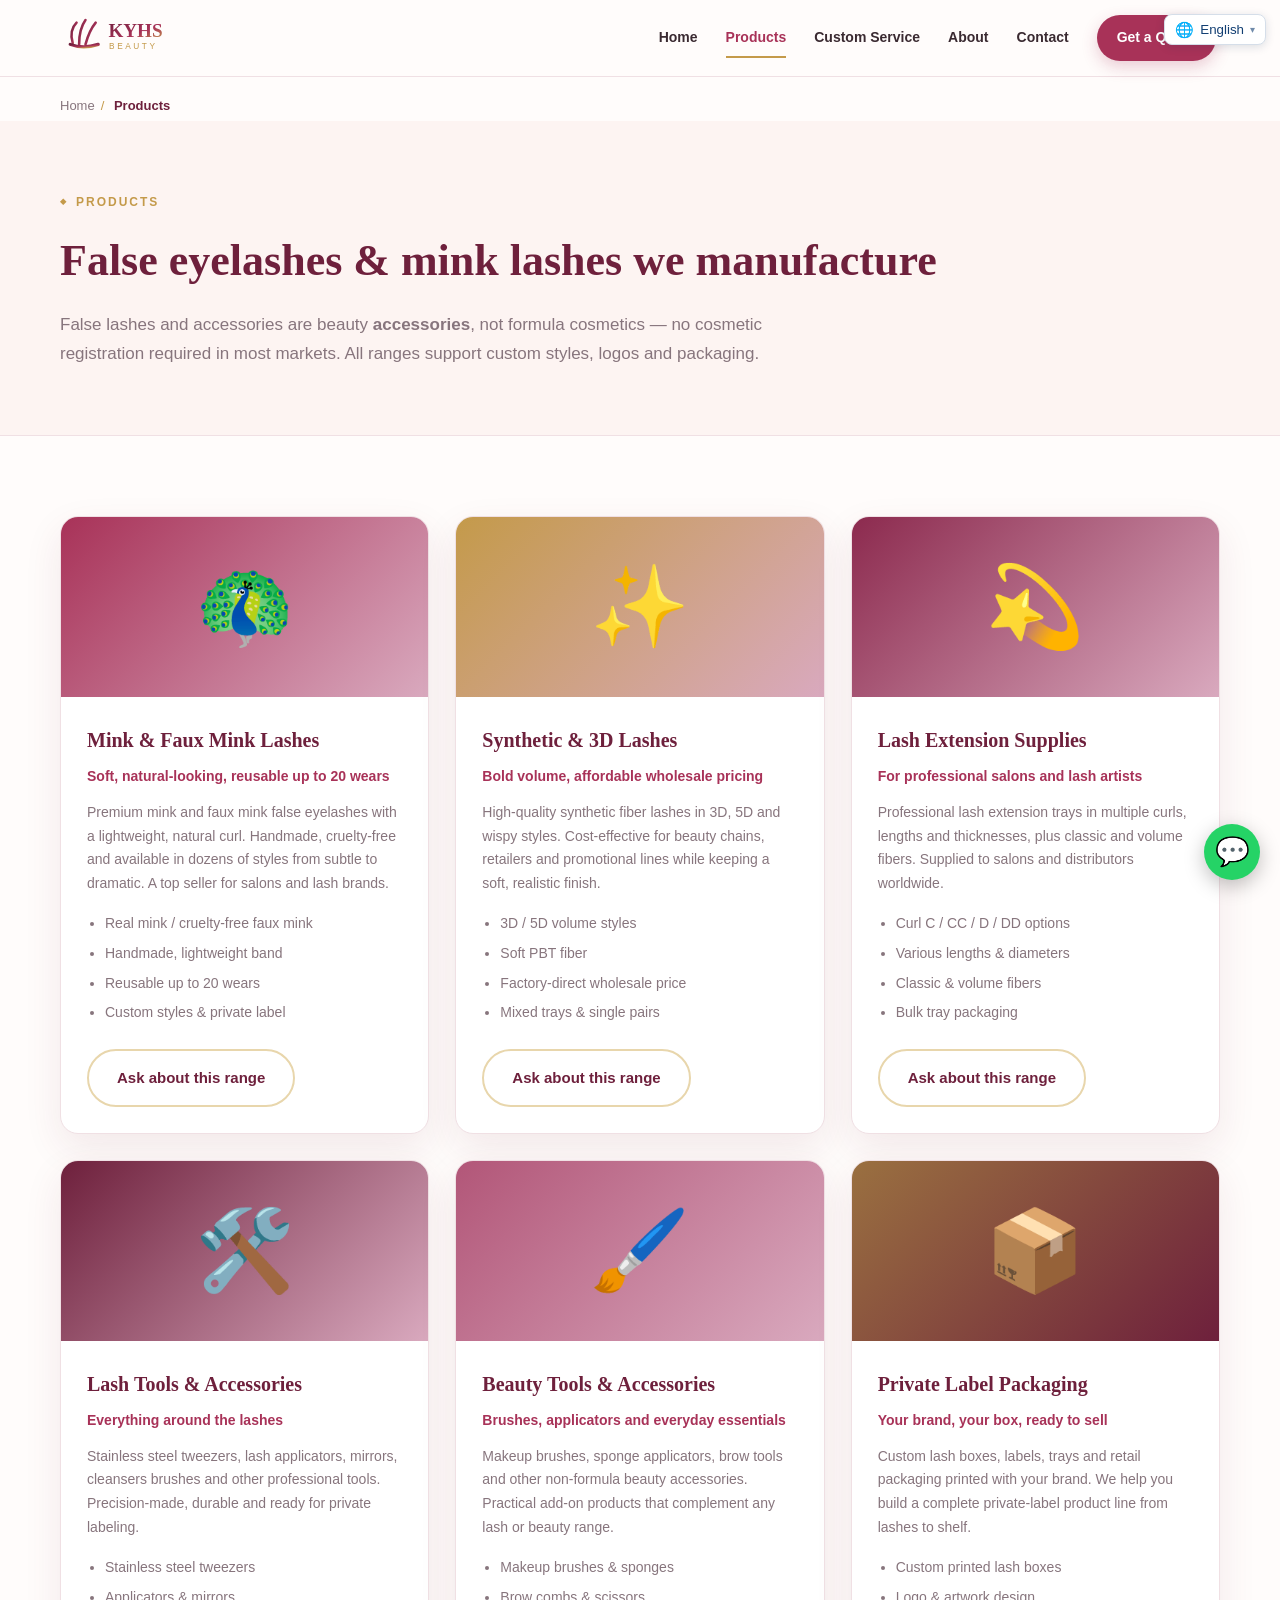
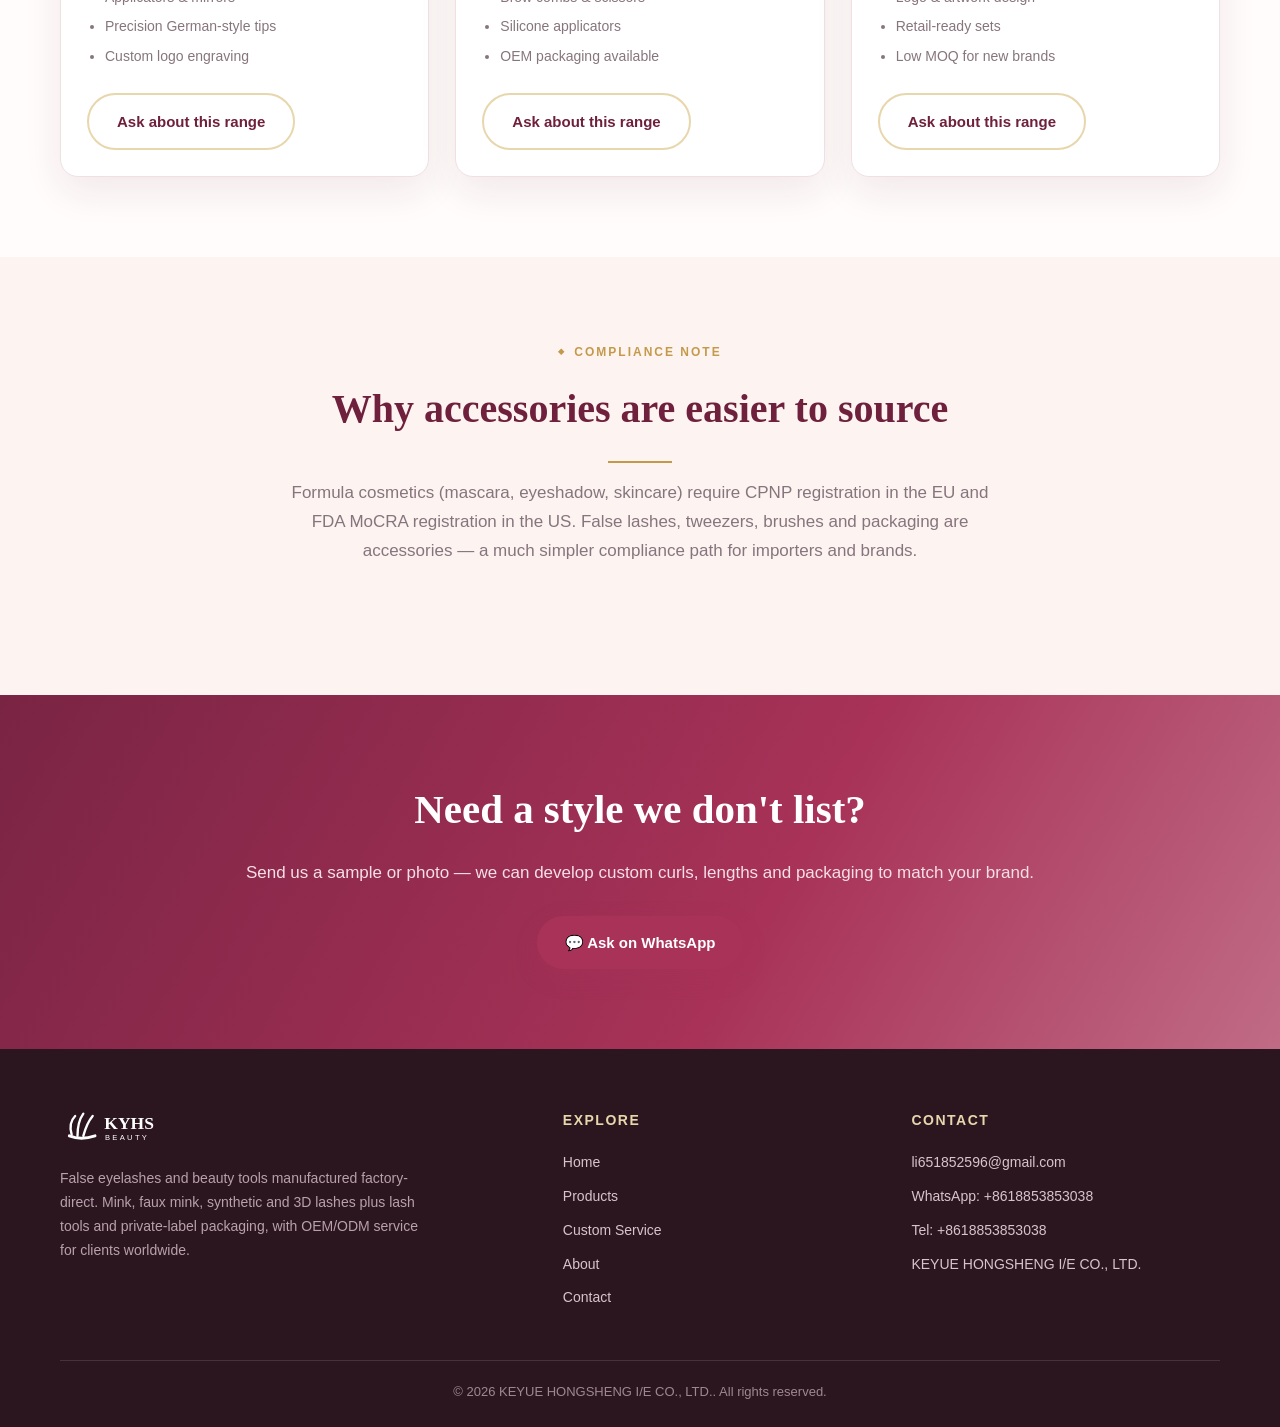
<file: products/index.html>
<!DOCTYPE html><html lang="en"> <head><meta charset="UTF-8"><meta name="viewport" content="width=device-width, initial-scale=1"><title>False Eyelashes &amp; Mink Lashes Product Range — KYHS</title><meta name="description" content="Explore KYHS false eyelashes: mink lashes, faux mink, synthetic, 3D lashes and eyelash extensions, plus lash tools and private-label packaging. OEM/ODM, low MOQ."><meta name="keywords" content="false eyelashes, mink lashes, 3D lashes, faux lashes, eyelash extensions, KYHS"><meta name="robots" content="index, follow, max-image-preview:large, max-snippet:-1"><link rel="canonical" href="https://beauty.kyhsexport.com/products/"><link rel="icon" type="image/svg+xml" href="/favicon.svg"><meta property="og:type" content="website"><meta property="og:title" content="False Eyelashes &#38; Mink Lashes Product Range — KYHS"><meta property="og:description" content="Explore KYHS false eyelashes: mink lashes, faux mink, synthetic, 3D lashes and eyelash extensions, plus lash tools and private-label packaging. OEM/ODM, low MOQ."><meta property="og:url" content="https://beauty.kyhsexport.com/products/"><meta property="og:image" content="https://beauty.kyhsexport.com/og-image.svg"><meta property="og:image:width" content="1200"><meta property="og:image:height" content="630"><meta property="og:image:alt" content="False Eyelashes &#38; Mink Lashes Product Range — KYHS"><meta property="og:site_name" content="KYHS Beauty"><meta property="og:locale" content="en_US"><meta name="twitter:card" content="summary_large_image"><meta name="twitter:title" content="False Eyelashes &#38; Mink Lashes Product Range — KYHS"><meta name="twitter:description" content="Explore KYHS false eyelashes: mink lashes, faux mink, synthetic, 3D lashes and eyelash extensions, plus lash tools and private-label packaging. OEM/ODM, low MOQ."><meta name="twitter:image" content="https://beauty.kyhsexport.com/og-image.svg"><script type="application/ld+json">{"@context":"https://schema.org","@graph":[{"@type":"Organization","@id":"https://beauty.kyhsexport.com/#organization","name":"KEYUE HONGSHENG I/E CO., LTD.","alternateName":"KYHS Beauty","url":"https://beauty.kyhsexport.com","logo":{"@type":"ImageObject","@id":"https://beauty.kyhsexport.com/#logo","url":"https://beauty.kyhsexport.com/logo.svg"},"email":"li651852596@gmail.com","telephone":"+8618853853038","address":{"@type":"PostalAddress","addressCountry":"CN"}},{"@type":"WebSite","@id":"https://beauty.kyhsexport.com/#website","name":"KYHS Beauty","url":"https://beauty.kyhsexport.com","description":"KYHS manufactures false eyelashes, mink lashes, 3D lashes and lash tools. Factory-direct OEM/ODM from China, low MOQ, worldwide shipping for beauty brands and salons.","inLanguage":"en","publisher":{"@id":"https://beauty.kyhsexport.com/#organization"}},{"@type":"WebPage","@id":"https://beauty.kyhsexport.com/products/#webpage","url":"https://beauty.kyhsexport.com/products/","name":"False Eyelashes & Mink Lashes Product Range — KYHS","description":"Explore KYHS false eyelashes: mink lashes, faux mink, synthetic, 3D lashes and eyelash extensions, plus lash tools and private-label packaging. OEM/ODM, low MOQ.","inLanguage":"en","isPartOf":{"@id":"https://beauty.kyhsexport.com/#website"},"about":{"@id":"https://beauty.kyhsexport.com/#organization"},"primaryImageOfPage":{"@type":"ImageObject","url":"https://beauty.kyhsexport.com/og-image.svg"}},{"@type":"BreadcrumbList","@id":"https://beauty.kyhsexport.com/#breadcrumb","itemListElement":[{"@type":"ListItem","position":1,"name":"Products","item":"https://beauty.kyhsexport.com/products/"}]},{"@type":"ItemList","@id":"https://beauty.kyhsexport.com/products/#itemlist","name":"KYHS Eyelash & Beauty Tool Product Categories","numberOfItems":6,"itemListElement":[{"@type":"ListItem","position":1,"item":{"@type":"Service","name":"Mink & Faux Mink Lashes","description":"Premium mink and faux mink false eyelashes with a lightweight, natural curl. Handmade, cruelty-free and available in dozens of styles from subtle to dramatic. A top seller for salons and lash brands.","url":"https://beauty.kyhsexport.com/products/#mink-lashes","provider":{"@id":"https://beauty.kyhsexport.com/#organization"}}},{"@type":"ListItem","position":2,"item":{"@type":"Service","name":"Synthetic & 3D Lashes","description":"High-quality synthetic fiber lashes in 3D, 5D and wispy styles. Cost-effective for beauty chains, retailers and promotional lines while keeping a soft, realistic finish.","url":"https://beauty.kyhsexport.com/products/#synthetic-lashes","provider":{"@id":"https://beauty.kyhsexport.com/#organization"}}},{"@type":"ListItem","position":3,"item":{"@type":"Service","name":"Lash Extension Supplies","description":"Professional lash extension trays in multiple curls, lengths and thicknesses, plus classic and volume fibers. Supplied to salons and distributors worldwide.","url":"https://beauty.kyhsexport.com/products/#lash-extensions","provider":{"@id":"https://beauty.kyhsexport.com/#organization"}}},{"@type":"ListItem","position":4,"item":{"@type":"Service","name":"Lash Tools & Accessories","description":"Stainless steel tweezers, lash applicators, mirrors, cleansers brushes and other professional tools. Precision-made, durable and ready for private labeling.","url":"https://beauty.kyhsexport.com/products/#lash-tools","provider":{"@id":"https://beauty.kyhsexport.com/#organization"}}},{"@type":"ListItem","position":5,"item":{"@type":"Service","name":"Beauty Tools & Accessories","description":"Makeup brushes, sponge applicators, brow tools and other non-formula beauty accessories. Practical add-on products that complement any lash or beauty range.","url":"https://beauty.kyhsexport.com/products/#beauty-tools","provider":{"@id":"https://beauty.kyhsexport.com/#organization"}}},{"@type":"ListItem","position":6,"item":{"@type":"Service","name":"Private Label Packaging","description":"Custom lash boxes, labels, trays and retail packaging printed with your brand. We help you build a complete private-label product line from lashes to shelf.","url":"https://beauty.kyhsexport.com/products/#packaging","provider":{"@id":"https://beauty.kyhsexport.com/#organization"}}}]}]}</script><link rel="stylesheet" href="/_astro/about.Curln-Om.css"></head> <body> <header class="site-header"> <div class="container nav-inner"> <a href="/" class="logo" aria-label="KYHS Beauty home"> <img src="/logo.svg" alt="KYHS Beauty" width="240" height="72"> </a> <nav class="nav-links" id="navLinks"> <a href="/" class>Home</a><a href="/products/" class="active">Products</a><a href="/custom/" class>Custom Service</a><a href="/about/" class>About</a><a href="/contact/" class>Contact</a> <a href="https://wa.me/8618853853038" class="nav-cta" target="_blank" rel="noopener">Get a Quote</a> </nav> <button class="menu-toggle" id="menuToggle" aria-label="Menu">☰</button> </div> </header> <nav class="container breadcrumbs" aria-label="Breadcrumb"> <a href="/">Home</a> <span> <span class="crumb-sep" aria-hidden="true">/</span> <span aria-current="page">Products</span> </span> </nav> <main>  <section class="page-hero"> <div class="container"> <span class="eyebrow">Products</span> <h1>False eyelashes &amp; mink lashes we manufacture</h1> <p>False lashes and accessories are beauty <strong>accessories</strong>, not formula cosmetics — no cosmetic registration required in most markets. All ranges support custom styles, logos and packaging.</p> </div> </section> <section> <div class="container grid-3"> <article class="card product-card" id="mink-lashes"> <div class="product-art" style="background:linear-gradient(135deg, #a83258, #d9a9be)">🦚</div> <div class="product-body"> <h3>Mink &amp; Faux Mink Lashes</h3> <p class="tagline">Soft, natural-looking, reusable up to 20 wears</p> <p>Premium mink and faux mink false eyelashes with a lightweight, natural curl. Handmade, cruelty-free and available in dozens of styles from subtle to dramatic. A top seller for salons and lash brands.</p> <ul><li>Real mink / cruelty-free faux mink</li><li>Handmade, lightweight band</li><li>Reusable up to 20 wears</li><li>Custom styles &amp; private label</li></ul> <a href="https://wa.me/8618853853038" class="btn btn-outline" target="_blank" rel="noopener">Ask about this range</a> </div> </article><article class="card product-card" id="synthetic-lashes"> <div class="product-art" style="background:linear-gradient(135deg, #c49a4a, #d9a9be)">✨</div> <div class="product-body"> <h3>Synthetic &amp; 3D Lashes</h3> <p class="tagline">Bold volume, affordable wholesale pricing</p> <p>High-quality synthetic fiber lashes in 3D, 5D and wispy styles. Cost-effective for beauty chains, retailers and promotional lines while keeping a soft, realistic finish.</p> <ul><li>3D / 5D volume styles</li><li>Soft PBT fiber</li><li>Factory-direct wholesale price</li><li>Mixed trays &amp; single pairs</li></ul> <a href="https://wa.me/8618853853038" class="btn btn-outline" target="_blank" rel="noopener">Ask about this range</a> </div> </article><article class="card product-card" id="lash-extensions"> <div class="product-art" style="background:linear-gradient(135deg, #8c2a4e, #d9a9be)">💫</div> <div class="product-body"> <h3>Lash Extension Supplies</h3> <p class="tagline">For professional salons and lash artists</p> <p>Professional lash extension trays in multiple curls, lengths and thicknesses, plus classic and volume fibers. Supplied to salons and distributors worldwide.</p> <ul><li>Curl C / CC / D / DD options</li><li>Various lengths &amp; diameters</li><li>Classic &amp; volume fibers</li><li>Bulk tray packaging</li></ul> <a href="https://wa.me/8618853853038" class="btn btn-outline" target="_blank" rel="noopener">Ask about this range</a> </div> </article><article class="card product-card" id="lash-tools"> <div class="product-art" style="background:linear-gradient(135deg, #6e203c, #d9a9be)">🛠️</div> <div class="product-body"> <h3>Lash Tools &amp; Accessories</h3> <p class="tagline">Everything around the lashes</p> <p>Stainless steel tweezers, lash applicators, mirrors, cleansers brushes and other professional tools. Precision-made, durable and ready for private labeling.</p> <ul><li>Stainless steel tweezers</li><li>Applicators &amp; mirrors</li><li>Precision German-style tips</li><li>Custom logo engraving</li></ul> <a href="https://wa.me/8618853853038" class="btn btn-outline" target="_blank" rel="noopener">Ask about this range</a> </div> </article><article class="card product-card" id="beauty-tools"> <div class="product-art" style="background:linear-gradient(135deg, #b25678, #d9a9be)">🖌️</div> <div class="product-body"> <h3>Beauty Tools &amp; Accessories</h3> <p class="tagline">Brushes, applicators and everyday essentials</p> <p>Makeup brushes, sponge applicators, brow tools and other non-formula beauty accessories. Practical add-on products that complement any lash or beauty range.</p> <ul><li>Makeup brushes &amp; sponges</li><li>Brow combs &amp; scissors</li><li>Silicone applicators</li><li>OEM packaging available</li></ul> <a href="https://wa.me/8618853853038" class="btn btn-outline" target="_blank" rel="noopener">Ask about this range</a> </div> </article><article class="card product-card" id="packaging"> <div class="product-art" style="background:linear-gradient(135deg, #9a7040, #6e203c)">📦</div> <div class="product-body"> <h3>Private Label Packaging</h3> <p class="tagline">Your brand, your box, ready to sell</p> <p>Custom lash boxes, labels, trays and retail packaging printed with your brand. We help you build a complete private-label product line from lashes to shelf.</p> <ul><li>Custom printed lash boxes</li><li>Logo &amp; artwork design</li><li>Retail-ready sets</li><li>Low MOQ for new brands</li></ul> <a href="https://wa.me/8618853853038" class="btn btn-outline" target="_blank" rel="noopener">Ask about this range</a> </div> </article> </div> </section> <section class="section-soft"> <div class="container"> <div class="section-head"> <span class="eyebrow">Compliance Note</span> <h2>Why accessories are easier to source</h2> <p>Formula cosmetics (mascara, eyeshadow, skincare) require CPNP registration in the EU and FDA MoCRA registration in the US. False lashes, tweezers, brushes and packaging are accessories — a much simpler compliance path for importers and brands.</p> </div> </div> </section> <section class="cta"> <div class="container"> <h2>Need a style we don't list?</h2> <p>Send us a sample or photo — we can develop custom curls, lengths and packaging to match your brand.</p> <div class="cta-actions"> <a href="https://wa.me/8618853853038" class="btn btn-primary" target="_blank" rel="noopener">💬 Ask on WhatsApp</a> </div> </div> </section>  </main> <a href="https://wa.me/8618853853038" class="float-wa" target="_blank" rel="noopener" aria-label="Chat on WhatsApp">💬</a> <footer class="site-footer"> <div class="container"> <div class="footer-grid"> <div class="footer-brand"> <div class="logo"><img src="/logo.svg" alt="KYHS Beauty" width="240" height="72"></div> <p>False eyelashes and beauty tools manufactured factory-direct. Mink, faux mink, synthetic and 3D lashes plus lash tools and private-label packaging, with OEM/ODM service for clients worldwide.</p> </div> <div class="footer-col"> <h4>Explore</h4> <a href="/">Home</a><a href="/products/">Products</a><a href="/custom/">Custom Service</a><a href="/about/">About</a><a href="/contact/">Contact</a> </div> <div class="footer-col"> <h4>Contact</h4> <a href="mailto:li651852596@gmail.com">li651852596@gmail.com</a> <a href="https://wa.me/8618853853038" target="_blank" rel="noopener">WhatsApp: +8618853853038</a> <span>Tel: +8618853853038</span> <span>KEYUE HONGSHENG I/E CO., LTD.</span> </div> </div> <div class="footer-bottom">
© 2026 KEYUE HONGSHENG I/E CO., LTD.. All rights reserved.
</div> </div> </footer> <script>
      const toggle = document.getElementById('menuToggle');
      const links = document.getElementById('navLinks');
      toggle?.addEventListener('click', () => links?.classList.toggle('open'));
    </script> <!-- KYHS i18n: auto translate (all languages + searchable switcher) --> <script src="/js/translate.js"></script> <script src="/js/kyhs-translate-init.js"></script> <!-- KYHS analytics: admin-only stats --> <script src="/js/kyhs-analytics.js"></script> </body> </html>
</file>
<file: _astro/about.Curln-Om.css>
:root{--rose-deep: #6e203c;--rose: #a83258;--rose-soft: #f7e6eb;--gold: #c49a4a;--gold-light: #e8d6ac;--cream: #fffcfb;--blush: #fdf4f2;--ink: #3a2a31;--muted: #87757d;--line: #f0e0e4;--radius: 18px;--shadow: 0 14px 38px rgba(110, 32, 60, .09);--font-display: Georgia, "Times New Roman", "Songti SC", "STSong", serif}*{box-sizing:border-box}html{scroll-behavior:smooth}body{margin:0;font-family:-apple-system,BlinkMacSystemFont,Segoe UI,Roboto,Helvetica,Arial,sans-serif;color:var(--ink);background:var(--cream);line-height:1.7;-webkit-font-smoothing:antialiased}a{color:inherit;text-decoration:none}img{max-width:100%;display:block}.container{width:min(1160px,92%);margin-inline:auto}.site-header{position:sticky;top:0;z-index:1000;background:#fffcfbf2;border-bottom:1px solid var(--line);backdrop-filter:blur(10px)}.nav-inner{display:flex;align-items:center;justify-content:space-between;gap:18px;min-height:76px}.logo{display:flex;align-items:center;gap:10px}.logo img{height:46px;width:auto}.nav-links{display:flex;align-items:center;gap:28px}.nav-links a{font-size:14px;font-weight:600;color:var(--ink);position:relative}.nav-links a:hover,.nav-links a.active{color:var(--rose)}.nav-links a.active:after{content:"";position:absolute;left:0;right:0;bottom:-8px;height:2px;background:var(--gold)}.nav-cta,.btn-whatsapp{background:var(--rose);color:#fff!important;padding:11px 20px;border-radius:999px;font-weight:600;display:inline-flex;align-items:center;gap:8px;box-shadow:0 6px 16px #a832583d}.nav-cta:hover,.btn-whatsapp:hover{background:var(--rose-deep)}.menu-toggle{display:none;background:none;border:0;font-size:26px;cursor:pointer;color:var(--rose-deep)}.btn{display:inline-flex;align-items:center;justify-content:center;gap:8px;padding:14px 28px;border-radius:999px;font-weight:700;font-size:15px;transition:transform .18s ease,background .18s ease,box-shadow .18s ease}.btn:hover{transform:translateY(-2px)}.btn-primary{background:var(--rose);color:#fff;box-shadow:0 8px 22px #a8325847}.btn-primary:hover{background:var(--rose-deep)}.btn-ghost{background:transparent;color:#fff;border:2px solid rgba(255,255,255,.85)}.btn-ghost:hover{background:#ffffff24}.btn-outline{background:#fff;color:var(--rose-deep);border:2px solid var(--gold-light)}.btn-outline:hover{background:var(--blush);border-color:var(--gold)}.hero{color:#fff;background:radial-gradient(900px 460px at 88% -8%,rgba(232,214,172,.22),transparent 62%),linear-gradient(118deg,#5e1834,#8c2a4e 52%,#b25678);padding:92px 0 100px;position:relative;overflow:hidden}.hero:before{content:"";position:absolute;left:-140px;bottom:-190px;width:480px;height:480px;border-radius:50%;border:1px solid rgba(255,255,255,.12);box-shadow:0 0 0 60px #ffffff09,0 0 0 120px #ffffff06}.hero:after{content:"";position:absolute;right:8%;top:40px;width:190px;height:190px;border-radius:50%;background:radial-gradient(circle at 35% 35%,rgba(255,240,224,.3),transparent 68%)}.hero-grid{display:grid;grid-template-columns:1.1fr .9fr;gap:60px;align-items:center;position:relative;z-index:1}.hero h1{font-family:var(--font-display);font-size:clamp(34px,4.4vw,56px);line-height:1.14;margin:0 0 22px;font-weight:700;letter-spacing:-.4px}.hero h1 .hl{color:var(--gold-light);font-style:italic}.hero p.lead{font-size:18px;color:#f6e3ea;max-width:620px;margin:0 0 32px}.hero-actions{display:flex;flex-wrap:wrap;gap:14px}.hero-badges{display:flex;flex-wrap:wrap;gap:10px 18px;margin-top:36px;font-size:13px;color:#f0cfd9}.hero-badges span{display:inline-flex;align-items:center;gap:6px}.hero-art{background:#ffffff1a;border:1px solid rgba(255,255,255,.24);border-radius:26px;padding:30px;display:grid;grid-template-columns:repeat(2,1fr);gap:18px;backdrop-filter:blur(6px)}.lash-tile{background:#fff;border-radius:16px;padding:18px 14px;text-align:center;box-shadow:0 12px 24px #3c0c1e38;transform:rotate(-3deg);border:1px solid var(--gold-light)}.lash-tile:nth-child(2n){transform:rotate(3deg)}.lash-tile .face{height:100px;border-radius:12px;display:flex;align-items:center;justify-content:center;font-size:46px;margin-bottom:10px;background:linear-gradient(135deg,#fdeef2,#f4d9e1 60%,#efe0c4)}.lash-tile small{color:var(--rose-deep);font-size:12px;font-weight:700;letter-spacing:.3px}.signature-bar{background:var(--cream);border-bottom:1px solid var(--line);padding:22px 0;text-align:center}.signature-bar .sig-inner{display:flex;align-items:center;justify-content:center;flex-wrap:wrap;gap:18px 26px;font-family:var(--font-display);font-size:15px;font-style:italic;letter-spacing:2.5px;color:var(--rose-deep)}.signature-bar .sig-dot{width:5px;height:5px;transform:rotate(45deg);background:var(--gold)}section{padding:80px 0}.section-soft{background:var(--blush)}.section-head{text-align:center;max-width:720px;margin:0 auto 50px}.section-head h2{font-family:var(--font-display);font-size:clamp(28px,3.2vw,40px);margin:0 0 16px;color:var(--rose-deep);font-weight:700}.section-head h2:after{content:"";display:block;width:64px;height:2px;background:var(--gold);margin:18px auto 0}.section-head p{color:var(--muted);font-size:17px;margin:0}.eyebrow{display:inline-block;font-size:12px;font-weight:700;letter-spacing:2px;color:var(--gold);text-transform:uppercase;margin-bottom:12px}.eyebrow:before{content:"◆";font-size:8px;margin-right:8px;vertical-align:2px}.grid-3{display:grid;grid-template-columns:repeat(3,1fr);gap:26px}.grid-2{display:grid;grid-template-columns:repeat(2,1fr);gap:36px;align-items:center}.card{background:#fff;border:1px solid var(--line);border-radius:var(--radius);padding:30px;box-shadow:var(--shadow);transition:transform .22s ease,box-shadow .22s ease,border-color .22s ease;position:relative;overflow:hidden}.card:before{content:"";position:absolute;left:0;top:0;right:0;height:3px;background:linear-gradient(90deg,var(--gold),var(--rose),var(--gold-light));opacity:0;transition:opacity .22s ease}.card:hover{transform:translateY(-5px);box-shadow:0 22px 48px #6e203c24;border-color:var(--gold-light)}.card:hover:before{opacity:1}.card .icon{font-size:40px;margin-bottom:16px}.card h3{margin:0 0 8px;font-size:20px;color:var(--rose-deep);font-family:var(--font-display)}.card .tagline{color:var(--rose);font-weight:700;font-size:14px;margin:0 0 12px}.card p{color:var(--muted);font-size:14px;margin:0 0 16px}.card ul{margin:0 0 18px;padding-left:18px;color:var(--muted);font-size:14px}.card li{margin-bottom:6px}.product-card{overflow:hidden;padding:0;display:flex;flex-direction:column}.product-art{height:180px;display:flex;align-items:center;justify-content:center;font-size:80px;color:#fff}.product-body{padding:26px;flex:1;display:flex;flex-direction:column}.product-body .btn{margin-top:auto;align-self:flex-start}.steps{counter-reset:step;display:grid;grid-template-columns:repeat(4,1fr);gap:20px}.step{text-align:center;padding:30px 18px;border-radius:var(--radius);background:#fff;border:1px solid var(--line)}.step .num{width:54px;height:54px;margin:0 auto 18px;border-radius:50%;background:var(--rose-soft);color:var(--rose-deep);display:flex;align-items:center;justify-content:center;font-family:var(--font-display);font-weight:700;font-size:18px;border:1px solid var(--gold-light)}.step h3{margin:0 0 8px;font-size:17px;color:var(--rose-deep);font-family:var(--font-display)}.step p{margin:0;color:var(--muted);font-size:14px}.strip{background:radial-gradient(600px 240px at 15% 0%,rgba(196,154,74,.16),transparent 70%),var(--rose-deep);color:#fff}.strip-grid{display:grid;grid-template-columns:repeat(4,1fr);gap:24px;text-align:center}.strip .num{font-family:var(--font-display);font-size:38px;font-weight:700;color:var(--gold-light)}.strip .label{font-size:14px;color:#f2d8e0}.cta{background:linear-gradient(120deg,#7a2444,#a83258 60%,#c06b86);color:#fff;text-align:center}.cta h2{font-family:var(--font-display);font-size:clamp(28px,3.2vw,42px);margin:0 0 14px}.cta p{font-size:17px;color:#f6dfe7;margin:0 0 28px}.cta-actions{display:flex;flex-wrap:wrap;gap:14px;justify-content:center}.page-hero{background:var(--blush);padding:66px 0;border-bottom:1px solid var(--line)}.page-hero h1{font-family:var(--font-display);font-size:clamp(30px,3.6vw,44px);color:var(--rose-deep);margin:0 0 12px}.page-hero p{color:var(--muted);font-size:17px;margin:0;max-width:760px}.contact-grid{display:grid;grid-template-columns:1fr 1fr;gap:44px}.contact-list{list-style:none;padding:0;margin:0}.contact-list li{padding:14px 0;border-bottom:1px solid var(--line);display:flex;gap:12px;align-items:center}.contact-list .k{color:var(--muted);min-width:92px;font-size:14px}.form-row{display:grid;grid-template-columns:1fr 1fr;gap:14px}label{display:block;font-size:13px;font-weight:600;color:var(--ink);margin-bottom:6px}input,textarea,select{width:100%;padding:12px 14px;border:1px solid var(--line);border-radius:10px;font-size:15px;font-family:inherit;background:#fff;color:var(--ink)}input:focus,textarea:focus,select:focus{outline:none;border-color:var(--gold);box-shadow:0 0 0 3px #c49a4a24}textarea{min-height:130px;resize:vertical}.field{margin-bottom:16px}.site-footer{background:#2b1620;color:#d9c3cb;padding:60px 0 24px}.footer-grid{display:grid;grid-template-columns:1.5fr 1fr 1fr;gap:40px}.footer-brand .logo img{filter:brightness(0) invert(1);height:42px}.footer-brand p{font-size:14px;margin:16px 0 0;color:#b9a0ab;max-width:360px}.footer-col h4{color:var(--gold-light);font-size:14px;letter-spacing:1.5px;text-transform:uppercase;margin:0 0 18px}.footer-col a,.footer-col span{display:block;font-size:14px;margin-bottom:10px}.footer-col a:hover{color:#fff}.footer-bottom{border-top:1px solid rgba(255,255,255,.12);margin-top:40px;padding-top:20px;text-align:center;font-size:13px;color:#9f8792}.float-wa{position:fixed;right:20px;bottom:20px;z-index:900;background:#25d366;color:#fff;border-radius:50%;width:56px;height:56px;display:flex;align-items:center;justify-content:center;font-size:28px;box-shadow:0 6px 20px #00000040}.float-wa:hover{background:#1ebe5a}.site-header .nav-inner{padding-right:4px}@media(max-width:900px){.hero-grid,.grid-2,.contact-grid{grid-template-columns:1fr}.grid-3,.steps,.strip-grid{grid-template-columns:repeat(2,1fr)}.footer-grid{grid-template-columns:1fr 1fr}}@media(max-width:640px){.nav-links{display:none;position:absolute;top:76px;left:0;right:0;background:#fffcfb;flex-direction:column;align-items:stretch;gap:0;padding:12px 6%;border-bottom:1px solid var(--line)}.nav-links.open{display:flex}.nav-links a{padding:12px 0;border-bottom:1px solid var(--line)}.nav-cta{margin-top:10px;justify-content:center}.menu-toggle{display:block}.grid-3,.steps,.strip-grid,.footer-grid,.form-row{grid-template-columns:1fr}.hero{padding:62px 0}section{padding:58px 0}}.breadcrumbs{display:flex;flex-wrap:wrap;align-items:center;gap:6px;padding-top:18px;padding-bottom:4px;font-size:13px;color:var(--muted)}.breadcrumbs a:hover{color:var(--rose)}.breadcrumbs .crumb-sep{color:var(--gold);margin-right:6px}.breadcrumbs [aria-current=page]{color:var(--rose-deep);font-weight:600}.faq-list{display:grid;gap:12px}.faq-item{background:#fff;border:1px solid var(--line);border-radius:14px;padding:18px 22px}.faq-item summary{cursor:pointer;font-weight:700;color:var(--rose-deep);font-size:16px;list-style:none}.faq-item summary::-webkit-details-marker{display:none}.faq-item summary:after{content:"+";float:right;color:var(--gold);font-size:20px;line-height:1}.faq-item[open] summary:after{content:"−"}.faq-item p{color:var(--muted);font-size:15px;margin:14px 0 0}.contact-cards{display:grid;grid-template-columns:repeat(2,minmax(0,1fr));gap:26px}.contact-card{background:#fff;border:1px solid var(--line);border-top:3px solid var(--gold);border-radius:var(--radius);padding:28px 26px;box-shadow:var(--shadow)}.contact-card .cc-label{font-family:var(--font-display);font-size:15px;font-weight:700;color:var(--rose-deep);letter-spacing:1px;margin-bottom:16px}.cc-list{list-style:none;padding:0;margin:0}.cc-list li{padding:10px 0;border-bottom:1px solid var(--line);display:flex;flex-direction:column;gap:3px}.cc-list li:last-child{border-bottom:0}.cc-list .cc-k{font-size:12px;color:var(--muted);text-transform:uppercase;letter-spacing:1px}.cc-list a{color:var(--ink);font-weight:600;word-break:break-all}.cc-list a:hover{color:var(--rose)}.cc-actions{display:flex;flex-wrap:wrap;gap:10px;margin-top:22px}.cc-actions .btn{padding:10px 18px;font-size:14px}@media(max-width:900px){.contact-cards{grid-template-columns:1fr}}
</file>
